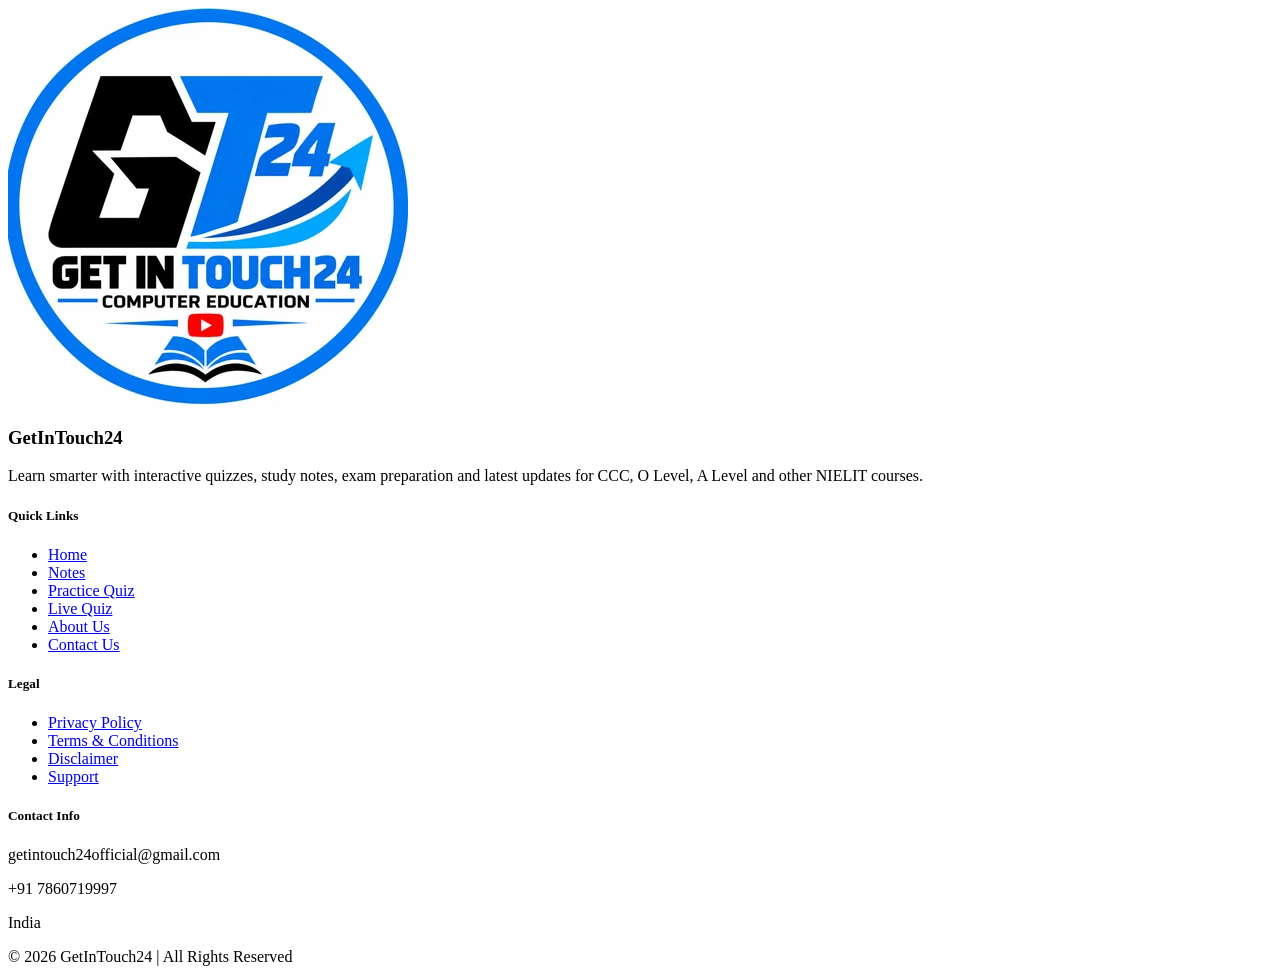
<file: footer.html>
<html>

<head></head>

<body>

    <!-- ================= FOOTER START ================= -->

    <footer class="site-footer">

        <div class="container footer-content">

            <div class="row g-4">

                <!-- LOGO + ABOUT -->

                <div class="col-12 col-lg-4">

                    <div class="logo-box">

                        <img src="images/logo1.webp?v=2" alt="GT24 Logo" class="site-logo">

                    </div>

                    <h3 class="footer-title">
                        GetInTouch24
                    </h3>

                    <p class="footer-text">

                        Learn smarter with interactive quizzes, study notes,
                        exam preparation and latest updates for CCC, O Level,
                        A Level and other NIELIT courses.

                    </p>

                    <!-- SOCIAL ICONS -->

                    <div class="footer-social">

                        <a href="https://www.facebook.com/people/Rajendra-Singh/61590400032871/?mibextid=ZbWKwL"
                            target="_blank" rel="noopener noreferrer">
                            <i class="fa-brands fa-facebook-f"></i>
                        </a>

                        <a href="https://www.instagram.com/getintouch24official?igsh=MWJ5eHVkOWtxemRiZg%3D%3D&utm_source=ig_contact_invite"  target="_blank" rel="noopener noreferrer">
                            <i class="fa-brands fa-instagram"></i>
                        </a>

                        <a href="#">
                            <i class="fa-brands fa-youtube"></i>
                        </a>

                        <a href="#">
                            <i class="fa-brands fa-telegram"></i>
                        </a>

                        <a href="https://x.com/GetInTouch24" target="_blank" rel="noopener noreferrer">
                            <i class="fa-brands fa-twitter"></i>
                        </a>

                    </div>

                </div>

                <!-- QUICK LINKS -->

                <div class="col-6 col-lg-2">

                    <h5 class="footer-heading">
                        Quick Links
                    </h5>

                    <ul class="footer-links">

                        <li>
                            <a href="index.html">Home</a>
                        </li>

                        <li>
                            <a href="notes.html">Notes</a>
                        </li>

                        <li>
                            <a href="practice-quiz.html">Practice Quiz</a>
                        </li>

                        <li>
                            <a href="live-quiz.html">Live Quiz</a>
                        </li>

                        <li>
                            <a href="aboutUs.html">About Us</a>
                        </li>

                        <li>
                            <a href="contact.html">Contact Us</a>
                        </li>

                    </ul>

                </div>

                <!-- LEGAL -->

                <div class="col-6 col-lg-3">

                    <h5 class="footer-heading">
                        Legal
                    </h5>

                    <ul class="footer-links">

                        <li>
                            <a href="PrivacyPolicy.html">
                                Privacy Policy
                            </a>
                        </li>

                        <li>
                            <a href="TermsAndCondition.html">
                                Terms & Conditions
                            </a>
                        </li>

                        <li>
                            <a href="#">
                                Disclaimer
                            </a>
                        </li>

                        <li>
                            <a href="#">
                                Support
                            </a>
                        </li>

                    </ul>

                </div>

                <!-- CONTACT -->

                <div class="col-12 col-lg-3">

                    <h5 class="footer-heading">
                        Contact Info
                    </h5>

                    <div class="footer-contact">

                        <p>
                            <i class="fa-solid fa-envelope"></i>
                            getintouch24official@gmail.com
                        </p>

                        <p>
                            <i class="fa-solid fa-phone"></i>
                            +91 7860719997
                        </p>

                        <p>
                            <i class="fa-solid fa-location-dot"></i>
                            India
                        </p>

                    </div>

                </div>

            </div>

        </div>

        <!-- BOTTOM -->

        <div class="footer-bottom">

            © 2026 GetInTouch24 | All Rights Reserved

        </div>

    </footer>

    <!-- ================= FOOTER END ================= -->
</body>

</html>
</file>
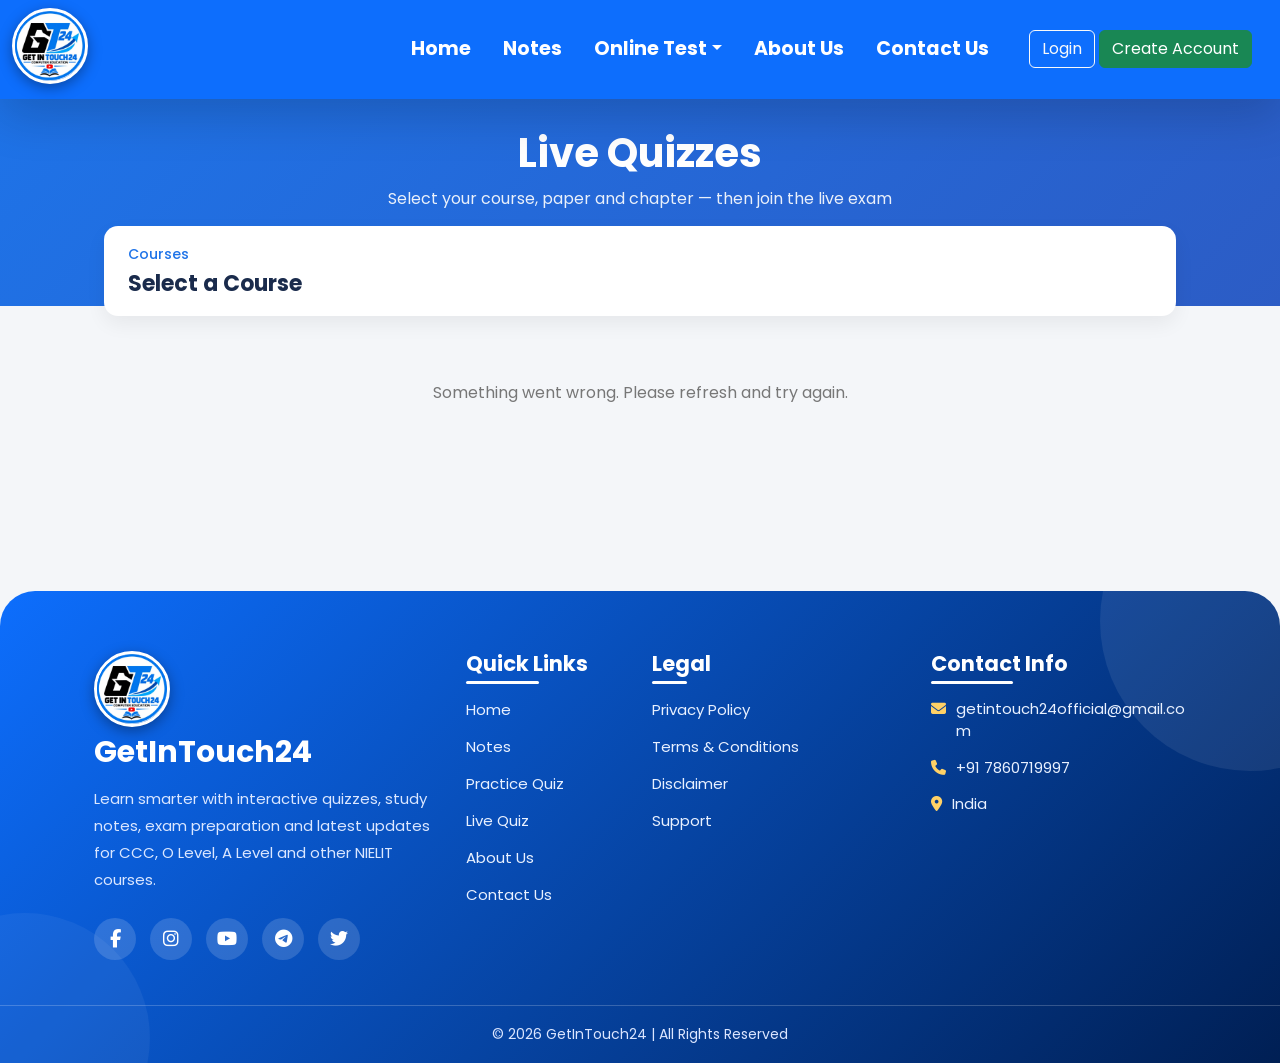
<file: live-quiz.html>
<!DOCTYPE html>
<html lang="en">

<head>
    <meta charset="UTF-8">
    <meta name="viewport" content="width=device-width, initial-scale=1">
    <title>Live Quizzes - GT24</title>
    <link rel="icon" type="image/png" href="/favicon.png">

    <!-- Guests can freely browse Course/Paper/Chapter/Quiz cards here.
         This flag stops auth.js from force-popping the login modal on load. -->
    <script>window.SKIP_AUTO_LOGIN_POPUP = true;</script>

    <link rel="stylesheet" href="css/bootstrap.css">
   <link rel="stylesheet" href="css/base.css?v=3">
    <link rel="stylesheet" href="css/auth.css">
    <link rel="stylesheet" href="css/live-quiz.css">
    <link href="https://fonts.googleapis.com/css2?family=Poppins:wght@400;500;600;700&display=swap" rel="stylesheet">
    <link rel="stylesheet" href="https://cdnjs.cloudflare.com/ajax/libs/font-awesome/6.5.1/css/all.min.css">
</head>

<body>

    <!-- ================= NAVBAR (same as home page) ================= -->
    <div class="bg-primary text-white shadow-lg navbar navbar-dark sticky-top">
        <div class="container-fluid d-flex align-items-center">

            <div class="col-6 col-lg-3">
                <a class="navbar-brand logo-box" href="index.html">
                     <img src="images/logo1.webp?v=2" alt="GT24 Logo" class="site-logo">
                </a>
            </div>

            <div class="col-6 col-lg-9 d-flex align-items-center justify-content-end">

                <ul class="nav d-none d-lg-flex me-4">
                    <li class="nav-item">
                        <a class="nav-link text-white" href="index.html">Home</a>
                    </li>
                    <li class="nav-item">
                        <a class="nav-link text-white" href="notes.html">Notes</a>
                    </li>
                    <li class="nav-item dropdown">
                        <a class="nav-link text-white dropdown-toggle" href="#">Online Test</a>
                        <ul class="dropdown-menu">
                            <li><a class="dropdown-item" href="live-quiz.html">Live Quizzes</a></li>
                            <li><a class="dropdown-item" href="practice-quiz.html">Practice Quizzes</a></li>
                        </ul>
                    </li>
                    <li class="nav-item">
                        <a class="nav-link text-white about-active" href="aboutUs.html">About Us</a>
                    </li>
                    <li class="nav-item">
                        <a class="nav-link text-white" href="contact.html">Contact Us</a>
                    </li>
                </ul>

                <div class="d-none d-lg-flex align-items-center gap-2 me-3" id="authArea">

                    <div id="guestButtons">
                        <button class="btn btn-outline-light" onclick="openLogin()">Login</button>
                        <button class="btn btn-success" onclick="openSignup()">Create Account</button>
                    </div>

                    <div id="userMenu" class="dropdown d-none">
                        <a class="text-white fs-5 dropdown-toggle" href="#" role="button">
                            <i class="fa-solid fa-user-circle"></i>
                        </a>
                        <ul class="dropdown-menu">
                            <li><a class="dropdown-item" href="profile.html">My Profile</a></li>
                            <li><a class="dropdown-item text-danger" href="#" onclick="logoutUser()">Logout</a></li>
                        </ul>
                    </div>

                </div>

                <button class="navbar-toggler d-lg-none" type="button" data-bs-toggle="offcanvas"
                    data-bs-target="#mobileMenu">
                    <i class="fa-solid fa-bars text-white fs-3"></i>
                </button>

            </div>
        </div>
    </div>
    <!-- ================= NAVBAR END ================= -->

    <!-- LOGIN MODAL -->
    <div id="loginModal" class="custom-modal">
        <form method="post" id="loginForm">
            <div class="head-form-1">
                <h4>Login</h4>
                <button type="button" class="btn-close" onclick="closeLoginModal()"></button>
            </div>
            <hr class="divider">
            <div class="field">
                <div class="input-icon">
                    <i class="fa-solid fa-envelope"></i>
                    <input type="email" id="loginEmail" placeholder="Email Address" name="email">
                    <small class="error-msg" id="LoginEmailError"></small>
                </div>
                <div class="input-icon">
                    <i class="fa-solid fa-lock"></i>
                    <input type="password" id="loginPassword" placeholder="Password" name="password">
                    <i class="fa-solid fa-eye toggle-password-icon" data-target="loginPassword"></i>
                    <small class="error-msg" id="passwordError"></small>
                </div>
                <div class="text-end mb-2">
                    <a href="#" onclick="openForgotPassword()" class="text-decoration-none">Forgot Password?</a>
                </div>
                <button type="submit" class="submit">Login</button>
                <div class="switch-auth-text">
                    <span>Don't have an account?</span>
                    <a href="#" onclick="switchToSignup()">Register First</a>
                </div>
            </div>
        </form>
    </div>

    <!-- SIGNUP MODAL -->
    <div id="signupModal" class="custom-modal">
        <form method="post" id="signupForm">
            <div class="head-form-2">
                <h4>Create Account</h4>
                <button type="button" class="btn-close" onclick="closeModal('signupModal')"></button>
            </div>
            <hr class="divider">
            <div class="field">
                <div class="input-icon">
                    <i class="fa-solid fa-user"></i>
                    <input type="text" inputmode="text" id="name" placeholder="Name" name="name">
                    <small class="error-msg" id="nameError"></small>
                </div>
                <div class="input-icon">
                    <i class="fa-solid fa-phone"></i>
                    <input type="tel" id="mobile" placeholder="Mobile" name="mobile">
                    <small class="error-msg" id="mobileError"></small>
                </div>
                <div class="input-icon">
                    <i class="fa-solid fa-envelope"></i>
                    <input type="email" inputmode="email" id="signupEmail" placeholder="Email" name="email">
                    <small class="error-msg" id="SignUpEmailError"></small>
                </div>
                <div class="input-icon">
                    <i class="fa-solid fa-lock"></i>
                    <input type="password" id="signupPassword1" placeholder="Password" name="password">
                    <i class="fa-solid fa-eye toggle-password-icon" data-target="signupPassword1"></i>
                    <small class="error-msg" id="passwordError1"></small>
                </div>
                <div class="input-icon">
                    <i class="fa-solid fa-lock"></i>
                    <input type="password" id="signupPassword2" placeholder="Confirm Password" name="password">
                    <i class="fa-solid fa-eye toggle-password-icon" data-target="signupPassword2"></i>
                    <small class="error-msg" id="passwordError2"></small>
                </div>
                <button type="submit" class="submit">Register</button>
            </div>
        </form>
    </div>

    <!-- OTP MODAL -->
    <div id="otpModal" class="custom-modal">
        <form id="otpForm">
            <div class="head-form-2">
                <h4>Email Verification</h4>
                <button type="button" class="btn-close" onclick="closeAll()"></button>
            </div>
            <hr class="divider">
            <div class="field">
                <div class="input-icon">
                    <i class="fa-solid fa-key"></i>
                    <input type="text" id="otp" placeholder="Enter OTP" maxlength="6">
                    <small class="error-msg" id="otpError"></small>
                </div>
                <button type="submit" class="submit">Verify OTP</button>
            </div>
        </form>
    </div>

    <!-- OFFCANVAS MOBILE MENU -->
    <div class="offcanvas offcanvas-start" tabindex="-1" id="mobileMenu">
        <div class="offcanvas-header">
            <h5 class="offcanvas-title">Menu</h5>
            <button type="button" class="btn-close" data-bs-dismiss="offcanvas"></button>
        </div>
        <div class="offcanvas-body">
            <ul class="nav flex-column">
                <li class="nav-item"><a class="nav-link" href="index.html">Home</a></li>
                <li class="nav-item"><a class="nav-link" href="notes.html">Notes</a></li>
                <li class="nav-item dropdown">
                    <a class="nav-link dropdown-toggle" href="#" data-bs-toggle="dropdown">Online Test</a>
                    <ul class="dropdown-menu">
                        <li><a class="dropdown-item" href="live-quiz.html">Live Quizzes</a></li>
                        <li><a class="dropdown-item" href="practice-quiz.html">Practice Quizzes</a></li>
                    </ul>
                </li>
                <li class="nav-item"><a class="nav-link" href="aboutUs.html">About Us</a></li>
                <li class="nav-item"><a class="nav-link" href="contact.html">Contact Us</a></li>
            </ul>
            <hr>
            <div id="mobileGuest">
                <button class="btn btn-outline-primary w-100 mb-2" onclick="openLogin()">Login</button>
                <button class="btn btn-success w-100" onclick="openSignup()">Create Account</button>
            </div>
            <div id="mobileUserMenu" class="d-none">
                <a href="profile.html" class="btn btn-outline-dark w-100 mb-2">
                    <i class="fa-solid fa-user"></i> My Profile
                </a>
                <button class="btn btn-danger w-100" onclick="logoutUser()">
                    <i class="fa-solid fa-right-from-bracket"></i> Logout
                </button>
            </div>
        </div>
    </div>
    <!-- OFFCANVAS END -->

    <div class="hero">
        <h1>Live Quizzes</h1>
        <h6>Select your course, paper and chapter — then join the live exam</h6>
    </div>

    <div class="card-section">
        <div class="browse-topbar">
            <div id="browseBreadcrumb" class="browse-breadcrumb"></div>
            <h2 id="stageHeading" class="stage-heading"></h2>
        </div>

        <div id="liveQuizContainer" class="quiz-container"></div>
    </div>

    <div id="footer"></div>

    <script src="js/config.js"></script>
    <script src="js/loader.js"></script>
    <script src="js/common.js"></script>
    <script src="js/bootstrap.bundle.js"></script>
    <script src="js/auth.js"></script>
    <script src="js/quiz-browser.js"></script>
    <script src="js/live-quiz.js"></script>
</body>

</html>
</file>
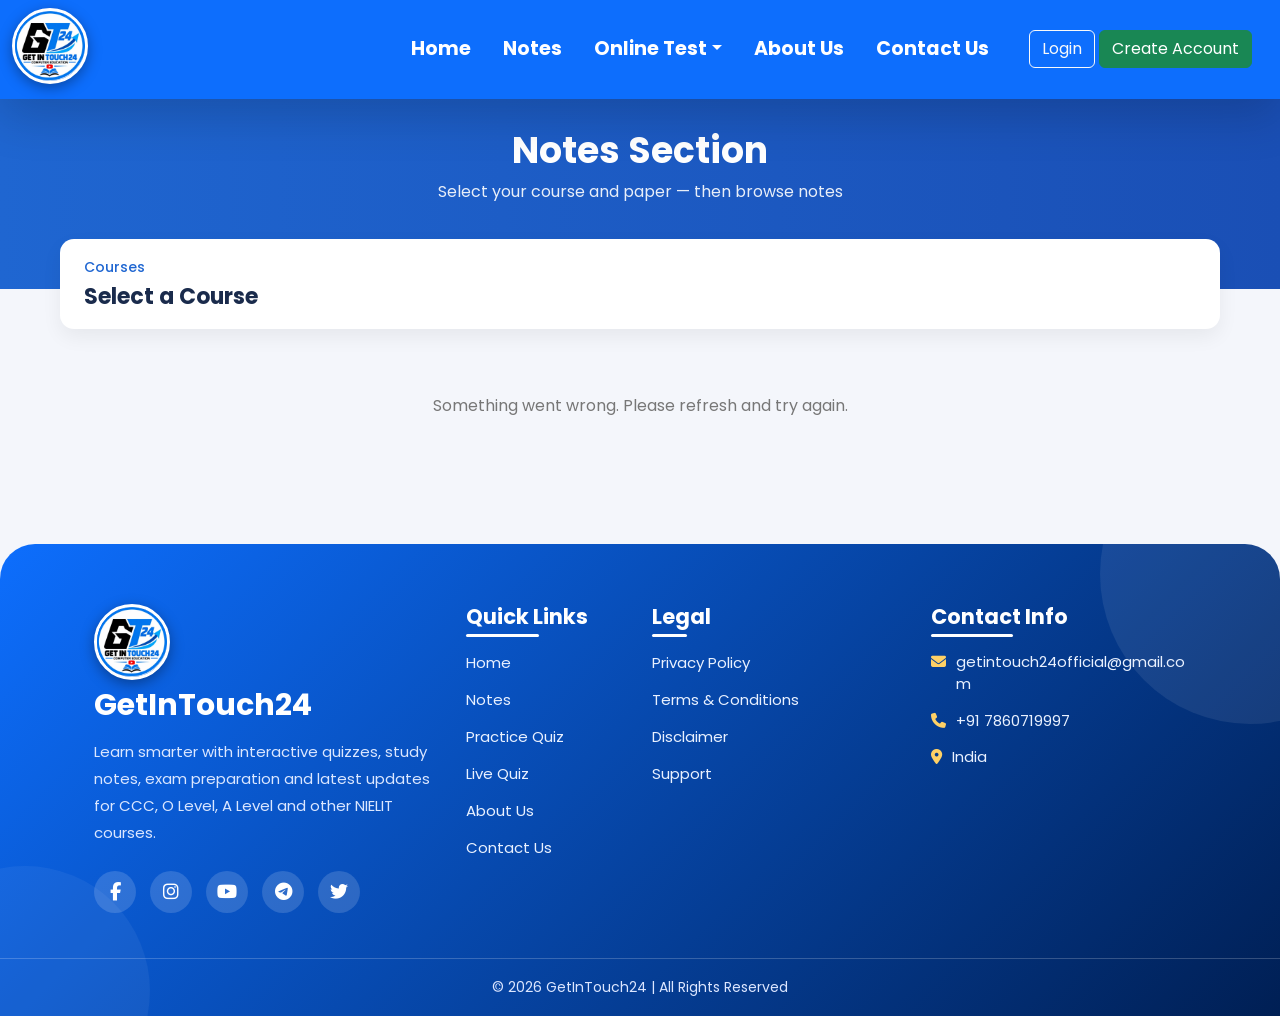
<file: notes.html>
<!DOCTYPE html>
<html lang="en">

<head>
    <meta charset="UTF-8">
    <meta name="viewport" content="width=device-width, initial-scale=1">
    <title>Notes - GT24</title>
    <link rel="icon" type="image/png" href="/favicon.png">

    <!-- Guests can freely browse Course/Paper/Notes cards here.
         This flag stops auth.js from force-popping the login modal on load. -->
    <script>window.SKIP_AUTO_LOGIN_POPUP = true;</script>

    <link rel="stylesheet" href="css/bootstrap.css">
    <link rel="stylesheet" href="css/base.css?v=3">
    <link rel="stylesheet" href="css/auth.css">
    <link rel="stylesheet" href="css/notes.css">
    <link href="https://fonts.googleapis.com/css2?family=Poppins:wght@400;500;600;700&display=swap" rel="stylesheet">
    <link rel="stylesheet" href="https://cdnjs.cloudflare.com/ajax/libs/font-awesome/6.5.1/css/all.min.css">
</head>

<body>

    <!-- ================= NAVBAR (same as home page) ================= -->
    <div class="bg-primary text-white shadow-lg navbar navbar-dark sticky-top">
        <div class="container-fluid d-flex align-items-center">

            <div class="col-6 col-lg-3">
                <a class="navbar-brand logo-box" href="index.html">
                     <img src="images/logo1.webp?v=2" alt="GT24 Logo" class="site-logo">
                </a>
            </div>

            <div class="col-6 col-lg-9 d-flex align-items-center justify-content-end">

                <ul class="nav d-none d-lg-flex me-4">
                    <li class="nav-item">
                        <a class="nav-link text-white" href="index.html">Home</a>
                    </li>
                    <li class="nav-item">
                        <a class="nav-link text-white" href="notes.html">Notes</a>
                    </li>
                    <li class="nav-item dropdown">
                        <a class="nav-link text-white dropdown-toggle" href="#">Online Test</a>
                        <ul class="dropdown-menu">
                            <li><a class="dropdown-item" href="live-quiz.html">Live Quizzes</a></li>
                            <li><a class="dropdown-item" href="practice-quiz.html">Practice Quizzes</a></li>
                        </ul>
                    </li>
                    <li class="nav-item">
                        <a class="nav-link text-white about-active" href="aboutUs.html">About Us</a>
                    </li>
                    <li class="nav-item">
                        <a class="nav-link text-white" href="contact.html">Contact Us</a>
                    </li>
                </ul>

                <div class="d-none d-lg-flex align-items-center gap-2 me-3" id="authArea">

                    <div id="guestButtons">
                        <button class="btn btn-outline-light" onclick="openLogin()">Login</button>
                        <button class="btn btn-success" onclick="openSignup()">Create Account</button>
                    </div>

                    <div id="userMenu" class="dropdown d-none">
                        <a class="text-white fs-5 dropdown-toggle" href="#" role="button">
                            <i class="fa-solid fa-user-circle"></i>
                        </a>
                        <ul class="dropdown-menu">
                            <li><a class="dropdown-item" href="profile.html">My Profile</a></li>
                            <li><a class="dropdown-item text-danger" href="#" onclick="logoutUser()">Logout</a></li>
                        </ul>
                    </div>

                </div>

                <button class="navbar-toggler d-lg-none" type="button" data-bs-toggle="offcanvas"
                    data-bs-target="#mobileMenu">
                    <i class="fa-solid fa-bars text-white fs-3"></i>
                </button>

            </div>
        </div>
    </div>
    <!-- ================= NAVBAR END ================= -->

    <!-- LOGIN MODAL -->
    <div id="loginModal" class="custom-modal">
        <form method="post" id="loginForm">
            <div class="head-form-1">
                <h4>Login</h4>
                <button type="button" class="btn-close" onclick="closeLoginModal()"></button>
            </div>
            <hr class="divider">
            <div class="field">
                <div class="input-icon">
                    <i class="fa-solid fa-envelope"></i>
                    <input type="email" id="loginEmail" placeholder="Email Address" name="email">
                    <small class="error-msg" id="LoginEmailError"></small>
                </div>
                <div class="input-icon">
                    <i class="fa-solid fa-lock"></i>
                    <input type="password" id="loginPassword" placeholder="Password" name="password">
                    <i class="fa-solid fa-eye toggle-password-icon" data-target="loginPassword"></i>
                    <small class="error-msg" id="passwordError"></small>
                </div>
                <div class="text-end mb-2">
                    <a href="#" onclick="openForgotPassword()" class="text-decoration-none">Forgot Password?</a>
                </div>
                <button type="submit" class="submit">Login</button>
                <div class="switch-auth-text">
                    <span>Don't have an account?</span>
                    <a href="#" onclick="switchToSignup()">Register First</a>
                </div>
            </div>
        </form>
    </div>

    <!-- SIGNUP MODAL -->
    <div id="signupModal" class="custom-modal">
        <form method="post" id="signupForm">
            <div class="head-form-2">
                <h4>Create Account</h4>
                <button type="button" class="btn-close" onclick="closeModal('signupModal')"></button>
            </div>
            <hr class="divider">
            <div class="field">
                <div class="input-icon">
                    <i class="fa-solid fa-user"></i>
                    <input type="text" inputmode="text" id="name" placeholder="Name" name="name">
                    <small class="error-msg" id="nameError"></small>
                </div>
                <div class="input-icon">
                    <i class="fa-solid fa-phone"></i>
                    <input type="tel" id="mobile" placeholder="Mobile" name="mobile">
                    <small class="error-msg" id="mobileError"></small>
                </div>
                <div class="input-icon">
                    <i class="fa-solid fa-envelope"></i>
                    <input type="email" inputmode="email" id="signupEmail" placeholder="Email" name="email">
                    <small class="error-msg" id="SignUpEmailError"></small>
                </div>
                <div class="input-icon">
                    <i class="fa-solid fa-lock"></i>
                    <input type="password" id="signupPassword1" placeholder="Password" name="password">
                    <i class="fa-solid fa-eye toggle-password-icon" data-target="signupPassword1"></i>
                    <small class="error-msg" id="passwordError1"></small>
                </div>
                <div class="input-icon">
                    <i class="fa-solid fa-lock"></i>
                    <input type="password" id="signupPassword2" placeholder="Confirm Password" name="password">
                    <i class="fa-solid fa-eye toggle-password-icon" data-target="signupPassword2"></i>
                    <small class="error-msg" id="passwordError2"></small>
                </div>
                <button type="submit" class="submit">Register</button>
            </div>
        </form>
    </div>

    <!-- OTP MODAL -->
    <div id="otpModal" class="custom-modal">
        <form id="otpForm">
            <div class="head-form-2">
                <h4>Email Verification</h4>
                <button type="button" class="btn-close" onclick="closeAll()"></button>
            </div>
            <hr class="divider">
            <div class="field">
                <div class="input-icon">
                    <i class="fa-solid fa-key"></i>
                    <input type="text" id="otp" placeholder="Enter OTP" maxlength="6">
                    <small class="error-msg" id="otpError"></small>
                </div>
                <button type="submit" class="submit">Verify OTP</button>
            </div>
        </form>
    </div>

    <!-- OFFCANVAS MOBILE MENU -->
    <div class="offcanvas offcanvas-start" tabindex="-1" id="mobileMenu">
        <div class="offcanvas-header">
            <h5 class="offcanvas-title">Menu</h5>
            <button type="button" class="btn-close" data-bs-dismiss="offcanvas"></button>
        </div>
        <div class="offcanvas-body">
            <ul class="nav flex-column">
                <li class="nav-item"><a class="nav-link" href="index.html">Home</a></li>
                <li class="nav-item"><a class="nav-link" href="notes.html">Notes</a></li>
                <li class="nav-item dropdown">
                    <a class="nav-link dropdown-toggle" href="#" data-bs-toggle="dropdown">Online Test</a>
                    <ul class="dropdown-menu">
                        <li><a class="dropdown-item" href="live-quiz.html">Live Quizzes</a></li>
                        <li><a class="dropdown-item" href="practice-quiz.html">Practice Quizzes</a></li>
                    </ul>
                </li>
                <li class="nav-item"><a class="nav-link" href="aboutUs.html">About Us</a></li>
                <li class="nav-item"><a class="nav-link" href="contact.html">Contact Us</a></li>
            </ul>
            <hr>
            <div id="mobileGuest">
                <button class="btn btn-outline-primary w-100 mb-2" onclick="openLogin()">Login</button>
                <button class="btn btn-success w-100" onclick="openSignup()">Create Account</button>
            </div>
            <div id="mobileUserMenu" class="d-none">
                <a href="profile.html" class="btn btn-outline-dark w-100 mb-2">
                    <i class="fa-solid fa-user"></i> My Profile
                </a>
                <button class="btn btn-danger w-100" onclick="logoutUser()">
                    <i class="fa-solid fa-right-from-bracket"></i> Logout
                </button>
            </div>
        </div>
    </div>
    <!-- OFFCANVAS END -->

    <!-- HEADER -->
    <div class="notes-header">
        <h1>Notes Section</h1>
        <h6>Select your course and paper — then browse notes</h6>
    </div>

    <!-- WRAPPER -->
    <div class="notes-wrapper">

        <div class="browse-topbar">
            <div id="browseBreadcrumb" class="browse-breadcrumb"></div>
            <h2 id="stageHeading" class="stage-heading"></h2>
        </div>

        <div id="notesStageContainer" class="grid-container">
            <!-- Cards render here via JS (course / paper / notes) -->
        </div>

    </div>

    <div id="footer"></div>

    <script src="js/config.js"></script>
    <script src="js/loader.js"></script>
    <script src="js/common.js"></script>
    <script src="js/bootstrap.bundle.js"></script>
    <script src="js/auth.js"></script>
    <script src="js/quiz-browser.js"></script>
    <script src="js/notes.js"></script>

</body>

</html>
</file>
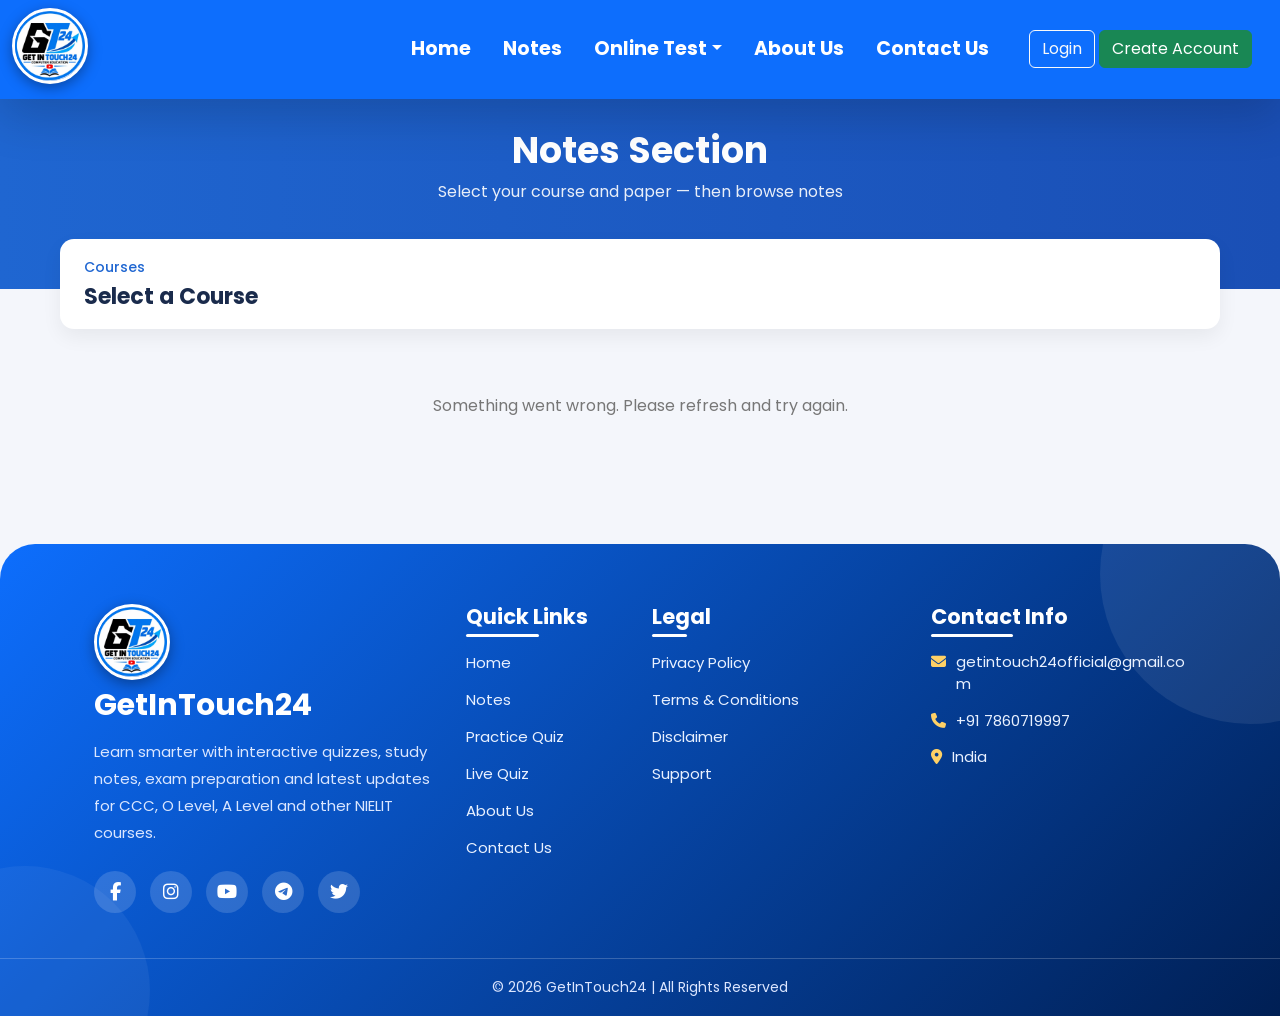
<file: payment.html>
<!DOCTYPE html>
<html lang="en">

<head>
    <meta charset="UTF-8">
    <meta name="viewport" content="width=device-width, initial-scale=1.0">
    <title>Payment</title>
    <link rel="icon" type="image/png" href="/favicon.png">

    <link rel="stylesheet" href="css/payment.css">
</head>

<body>

    <div class="payment-box">
        <h2>Processing Payment...</h2>
        <p>Please wait...</p>
    </div>

    <script src="https://checkout.razorpay.com/v1/checkout.js"></script>

    <script src="js/config.js"></script>
    <script src="js/payment.js"></script>

</body>

</html>
</file>
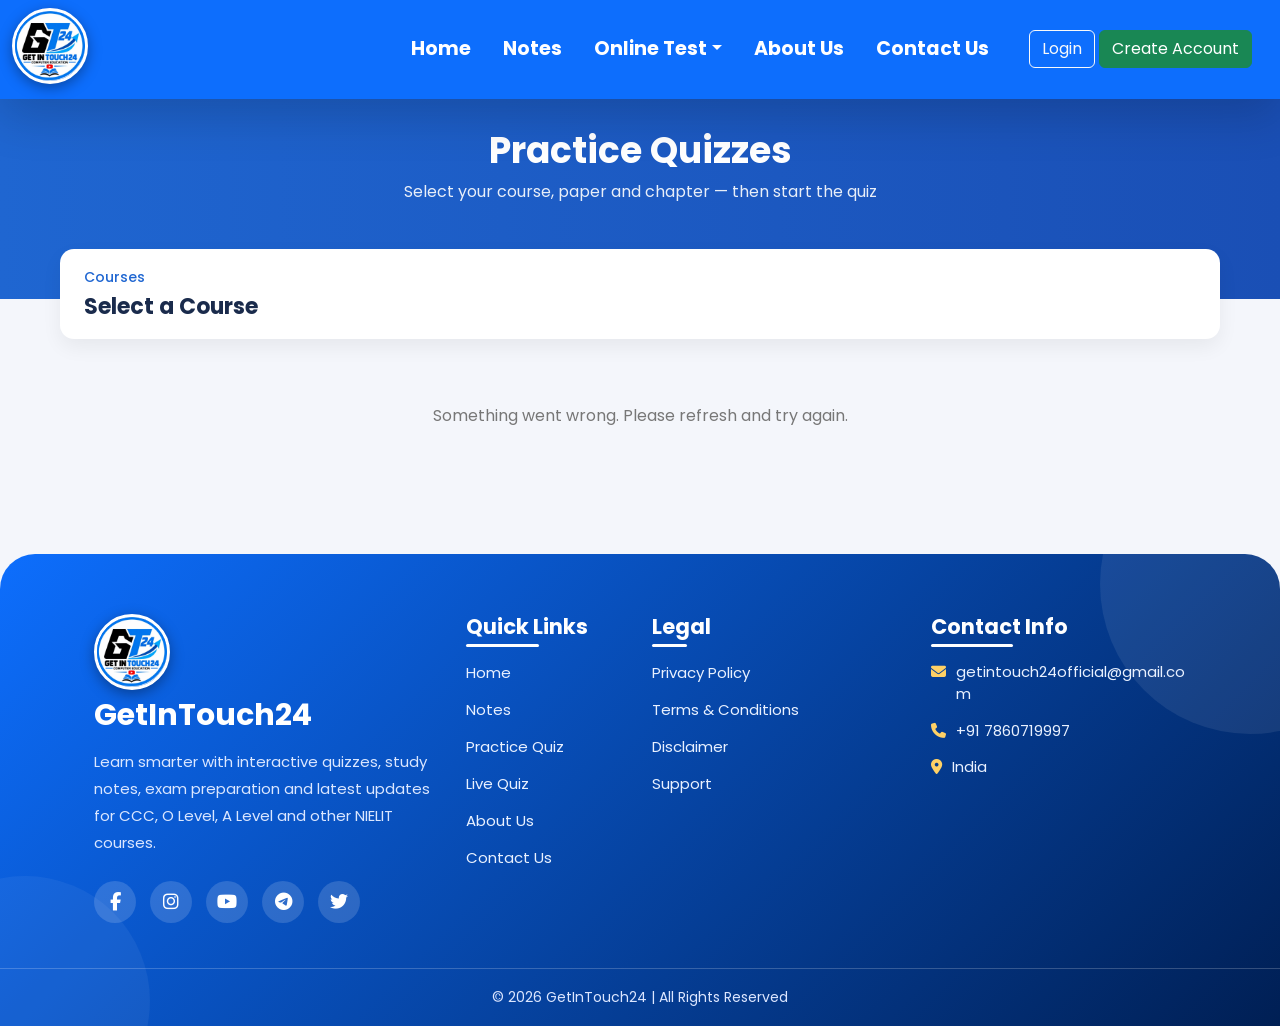
<file: practice-quiz.html>
<!DOCTYPE html>
<html lang="en">

<head>
    <meta charset="UTF-8">
    <meta name="viewport" content="width=device-width, initial-scale=1">
    <title>Practice Quizzes - GT24</title>
    <link rel="icon" type="image/png" href="/favicon.png">

    <!-- Guests can freely browse Course/Paper/Chapter/Quiz cards here.
         This flag stops auth.js from force-popping the login modal on load. -->
    <script>window.SKIP_AUTO_LOGIN_POPUP = true;</script>

    <link rel="stylesheet" href="css/bootstrap.css">
    <link rel="stylesheet" href="css/base.css?v=3">
    <link rel="stylesheet" href="css/auth.css">
    <link rel="stylesheet" href="css/practice-quiz.css">
    <link href="https://fonts.googleapis.com/css2?family=Poppins:wght@400;500;600;700&display=swap" rel="stylesheet">
    <link rel="stylesheet" href="https://cdnjs.cloudflare.com/ajax/libs/font-awesome/6.5.1/css/all.min.css">
</head>

<body>

    <!-- ================= NAVBAR (same as home page) ================= -->
    <div class="bg-primary text-white shadow-lg navbar navbar-dark sticky-top">
        <div class="container-fluid d-flex align-items-center">

            <div class="col-6 col-lg-3">
                <a class="navbar-brand logo-box" href="index.html">
                     <img src="images/logo1.webp?v=2" alt="GT24 Logo" class="site-logo">
                </a>
            </div>

            <div class="col-6 col-lg-9 d-flex align-items-center justify-content-end">

                <ul class="nav d-none d-lg-flex me-4">
                    <li class="nav-item">
                        <a class="nav-link text-white" href="index.html">Home</a>
                    </li>
                    <li class="nav-item">
                        <a class="nav-link text-white" href="notes.html">Notes</a>
                    </li>
                    <li class="nav-item dropdown">
                        <a class="nav-link text-white dropdown-toggle" href="#">Online Test</a>
                        <ul class="dropdown-menu">
                            <li><a class="dropdown-item" href="live-quiz.html">Live Quizzes</a></li>
                            <li><a class="dropdown-item" href="practice-quiz.html">Practice Quizzes</a></li>
                        </ul>
                    </li>
                    <li class="nav-item">
                        <a class="nav-link text-white about-active" href="aboutUs.html">About Us</a>
                    </li>
                    <li class="nav-item">
                        <a class="nav-link text-white" href="contact.html">Contact Us</a>
                    </li>
                </ul>

                <div class="d-none d-lg-flex align-items-center gap-2 me-3" id="authArea">

                    <div id="guestButtons">
                        <button class="btn btn-outline-light" onclick="openLogin()">Login</button>
                        <button class="btn btn-success" onclick="openSignup()">Create Account</button>
                    </div>

                    <div id="userMenu" class="dropdown d-none">
                        <a class="text-white fs-5 dropdown-toggle" href="#" role="button">
                            <i class="fa-solid fa-user-circle"></i>
                        </a>
                        <ul class="dropdown-menu">
                            <li><a class="dropdown-item" href="profile.html">My Profile</a></li>
                            <li><a class="dropdown-item text-danger" href="#" onclick="logoutUser()">Logout</a></li>
                        </ul>
                    </div>

                </div>

                <button class="navbar-toggler d-lg-none" type="button" data-bs-toggle="offcanvas"
                    data-bs-target="#mobileMenu">
                    <i class="fa-solid fa-bars text-white fs-3"></i>
                </button>

            </div>
        </div>
    </div>
    <!-- ================= NAVBAR END ================= -->

    <!-- LOGIN MODAL -->
    <div id="loginModal" class="custom-modal">
        <form method="post" id="loginForm">
            <div class="head-form-1">
                <h4>Login</h4>
                <button type="button" class="btn-close" onclick="closeLoginModal()"></button>
            </div>
            <hr class="divider">
            <div class="field">
                <div class="input-icon">
                    <i class="fa-solid fa-envelope"></i>
                    <input type="email" id="loginEmail" placeholder="Email Address" name="email">
                    <small class="error-msg" id="LoginEmailError"></small>
                </div>
                <div class="input-icon">
                    <i class="fa-solid fa-lock"></i>
                    <input type="password" id="loginPassword" placeholder="Password" name="password">
                    <i class="fa-solid fa-eye toggle-password-icon" data-target="loginPassword"></i>
                    <small class="error-msg" id="passwordError"></small>
                </div>
                <div class="text-end mb-2">
                    <a href="#" onclick="openForgotPassword()" class="text-decoration-none">Forgot Password?</a>
                </div>
                <button type="submit" class="submit">Login</button>
                <div class="switch-auth-text">
                    <span>Don't have an account?</span>
                    <a href="#" onclick="switchToSignup()">Register First</a>
                </div>
            </div>
        </form>
    </div>

    <!-- SIGNUP MODAL -->
    <div id="signupModal" class="custom-modal">
        <form method="post" id="signupForm">
            <div class="head-form-2">
                <h4>Create Account</h4>
                <button type="button" class="btn-close" onclick="closeModal('signupModal')"></button>
            </div>
            <hr class="divider">
            <div class="field">
                <div class="input-icon">
                    <i class="fa-solid fa-user"></i>
                    <input type="text" inputmode="text" id="name" placeholder="Name" name="name">
                    <small class="error-msg" id="nameError"></small>
                </div>
                <div class="input-icon">
                    <i class="fa-solid fa-phone"></i>
                    <input type="tel" id="mobile" placeholder="Mobile" name="mobile">
                    <small class="error-msg" id="mobileError"></small>
                </div>
                <div class="input-icon">
                    <i class="fa-solid fa-envelope"></i>
                    <input type="email" inputmode="email" id="signupEmail" placeholder="Email" name="email">
                    <small class="error-msg" id="SignUpEmailError"></small>
                </div>
                <div class="input-icon">
                    <i class="fa-solid fa-lock"></i>
                    <input type="password" id="signupPassword1" placeholder="Password" name="password">
                    <i class="fa-solid fa-eye toggle-password-icon" data-target="signupPassword1"></i>
                    <small class="error-msg" id="passwordError1"></small>
                </div>
                <div class="input-icon">
                    <i class="fa-solid fa-lock"></i>
                    <input type="password" id="signupPassword2" placeholder="Confirm Password" name="password">
                    <i class="fa-solid fa-eye toggle-password-icon" data-target="signupPassword2"></i>
                    <small class="error-msg" id="passwordError2"></small>
                </div>
                <button type="submit" class="submit">Register</button>
            </div>
        </form>
    </div>

    <!-- OTP MODAL -->
    <div id="otpModal" class="custom-modal">
        <form id="otpForm">
            <div class="head-form-2">
                <h4>Email Verification</h4>
                <button type="button" class="btn-close" onclick="closeAll()"></button>
            </div>
            <hr class="divider">
            <div class="field">
                <div class="input-icon">
                    <i class="fa-solid fa-key"></i>
                    <input type="text" id="otp" placeholder="Enter OTP" maxlength="6">
                    <small class="error-msg" id="otpError"></small>
                </div>
                <button type="submit" class="submit">Verify OTP</button>
            </div>
        </form>
    </div>

    <!-- OFFCANVAS MOBILE MENU -->
    <div class="offcanvas offcanvas-start" tabindex="-1" id="mobileMenu">
        <div class="offcanvas-header">
            <h5 class="offcanvas-title">Menu</h5>
            <button type="button" class="btn-close" data-bs-dismiss="offcanvas"></button>
        </div>
        <div class="offcanvas-body">
            <ul class="nav flex-column">
                <li class="nav-item"><a class="nav-link" href="index.html">Home</a></li>
                <li class="nav-item"><a class="nav-link" href="notes.html">Notes</a></li>
                <li class="nav-item dropdown">
                    <a class="nav-link dropdown-toggle" href="#" data-bs-toggle="dropdown">Online Test</a>
                    <ul class="dropdown-menu">
                        <li><a class="dropdown-item" href="live-quiz.html">Live Quizzes</a></li>
                        <li><a class="dropdown-item" href="practice-quiz.html">Practice Quizzes</a></li>
                    </ul>
                </li>
                <li class="nav-item"><a class="nav-link" href="aboutUs.html">About Us</a></li>
                <li class="nav-item"><a class="nav-link" href="contact.html">Contact Us</a></li>
            </ul>
            <hr>
            <div id="mobileGuest">
                <button class="btn btn-outline-primary w-100 mb-2" onclick="openLogin()">Login</button>
                <button class="btn btn-success w-100" onclick="openSignup()">Create Account</button>
            </div>
            <div id="mobileUserMenu" class="d-none">
                <a href="profile.html" class="btn btn-outline-dark w-100 mb-2">
                    <i class="fa-solid fa-user"></i> My Profile
                </a>
                <button class="btn btn-danger w-100" onclick="logoutUser()">
                    <i class="fa-solid fa-right-from-bracket"></i> Logout
                </button>
            </div>
        </div>
    </div>
    <!-- OFFCANVAS END -->

    <!-- Header Section -->
    <div class="practice-header">
        <h1>Practice Quizzes</h1>
        <h6>Select your course, paper and chapter — then start the quiz</h6>
    </div>

    <!-- Breadcrumb + dynamic stage heading -->
    <div class="quiz-wrapper">
        <div class="browse-topbar">
            <div id="browseBreadcrumb" class="browse-breadcrumb"></div>
            <h2 id="stageHeading" class="stage-heading"></h2>
        </div>

        <div id="quizContainer" class="quiz-container">
            <!-- Cards JS se aayenge (course / paper / chapter / quiz) -->
        </div>
    </div>

    <div id="footer"></div>

    <script src="js/config.js"></script>
    <script src="js/loader.js"></script>
    <script src="js/common.js"></script>
    <script src="js/bootstrap.bundle.js"></script>
    <script src="js/auth.js"></script>
    <script src="js/quiz-browser.js"></script>
    <script src="js/practice-quiz.js"></script>
</body>

</html>
</file>
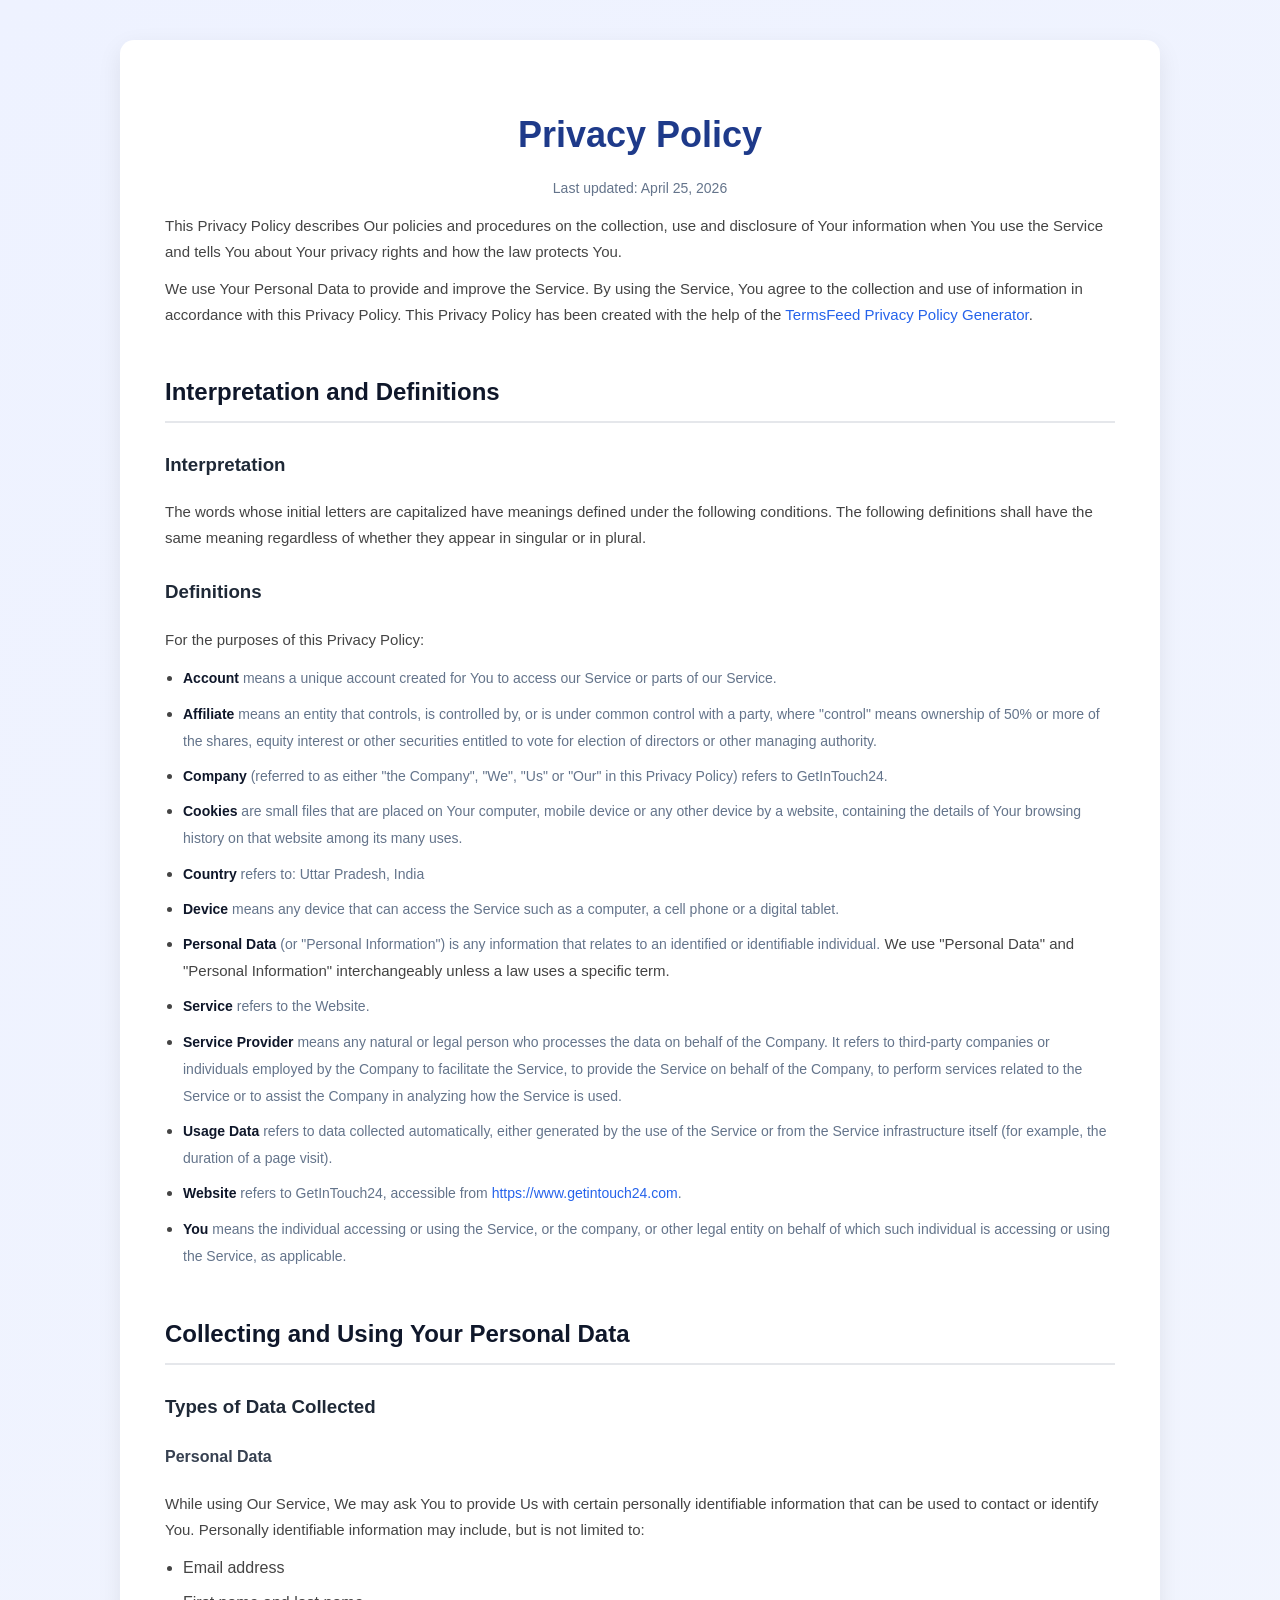
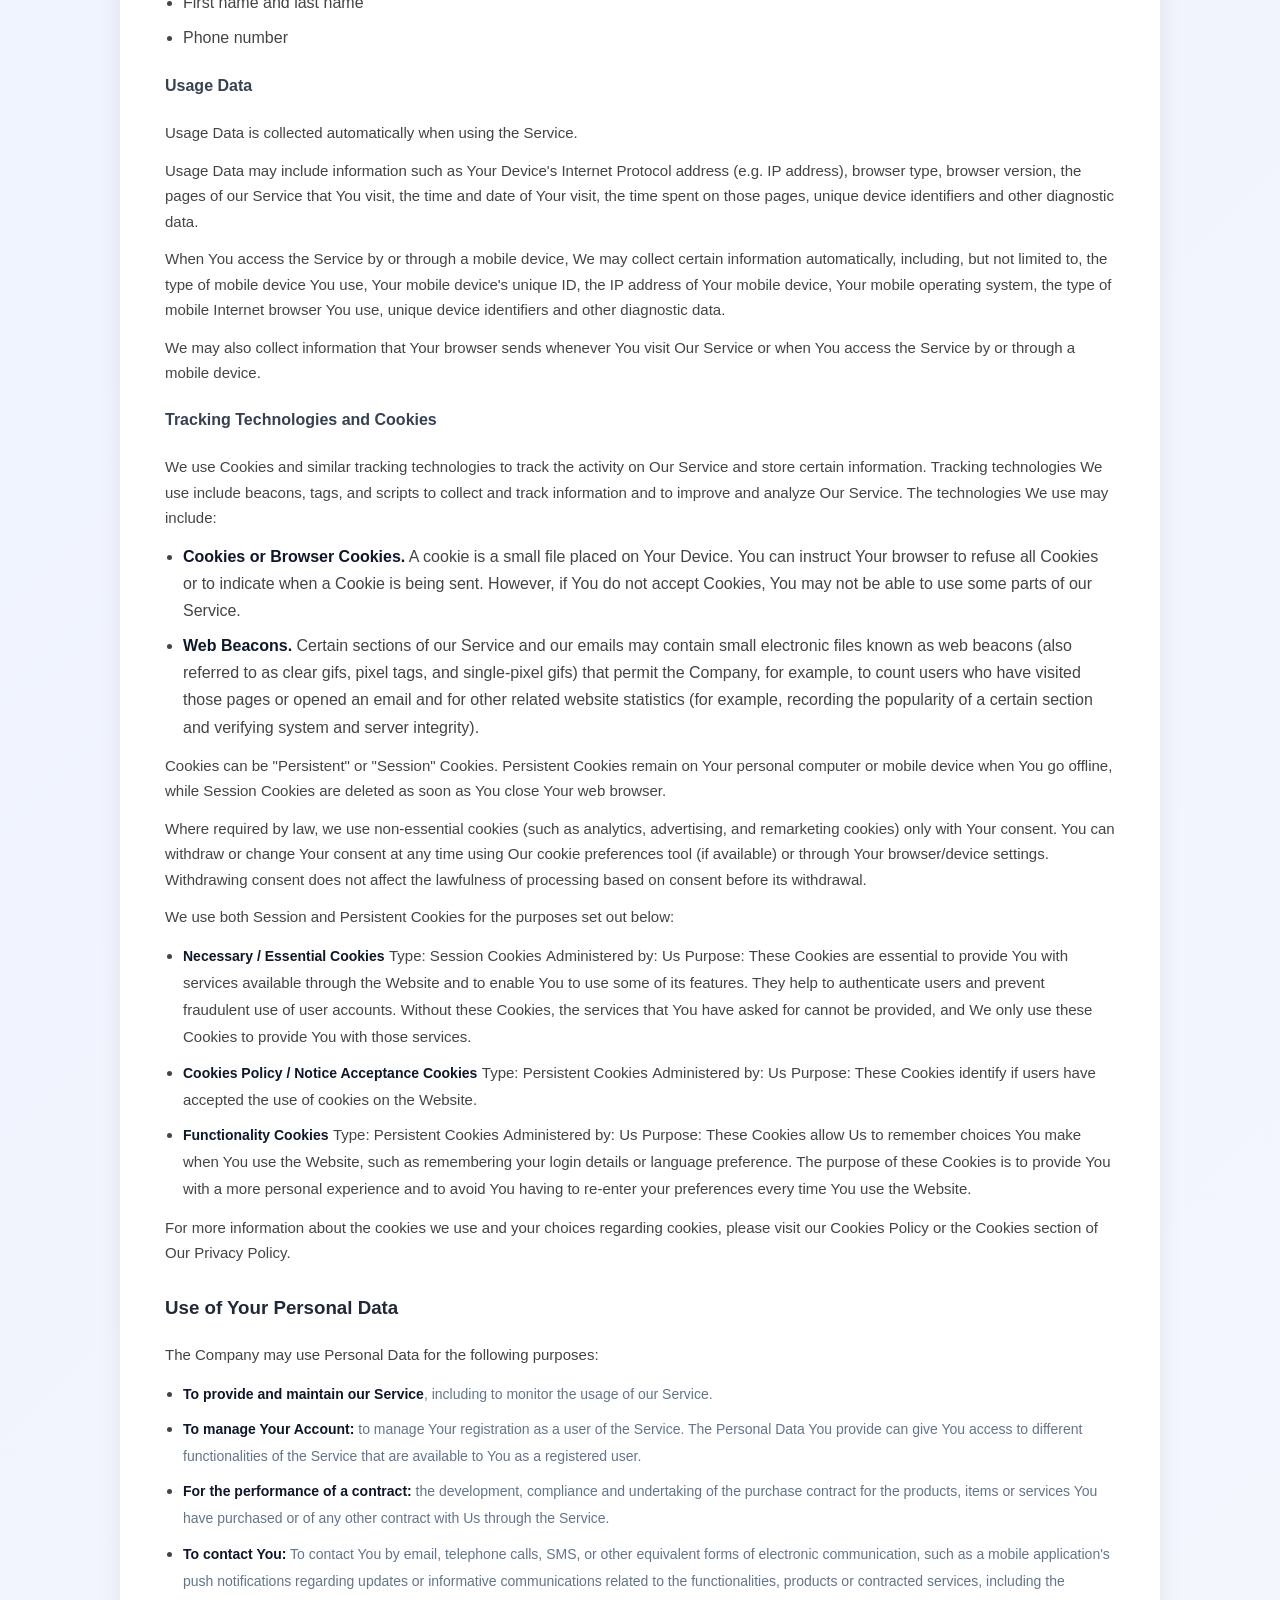
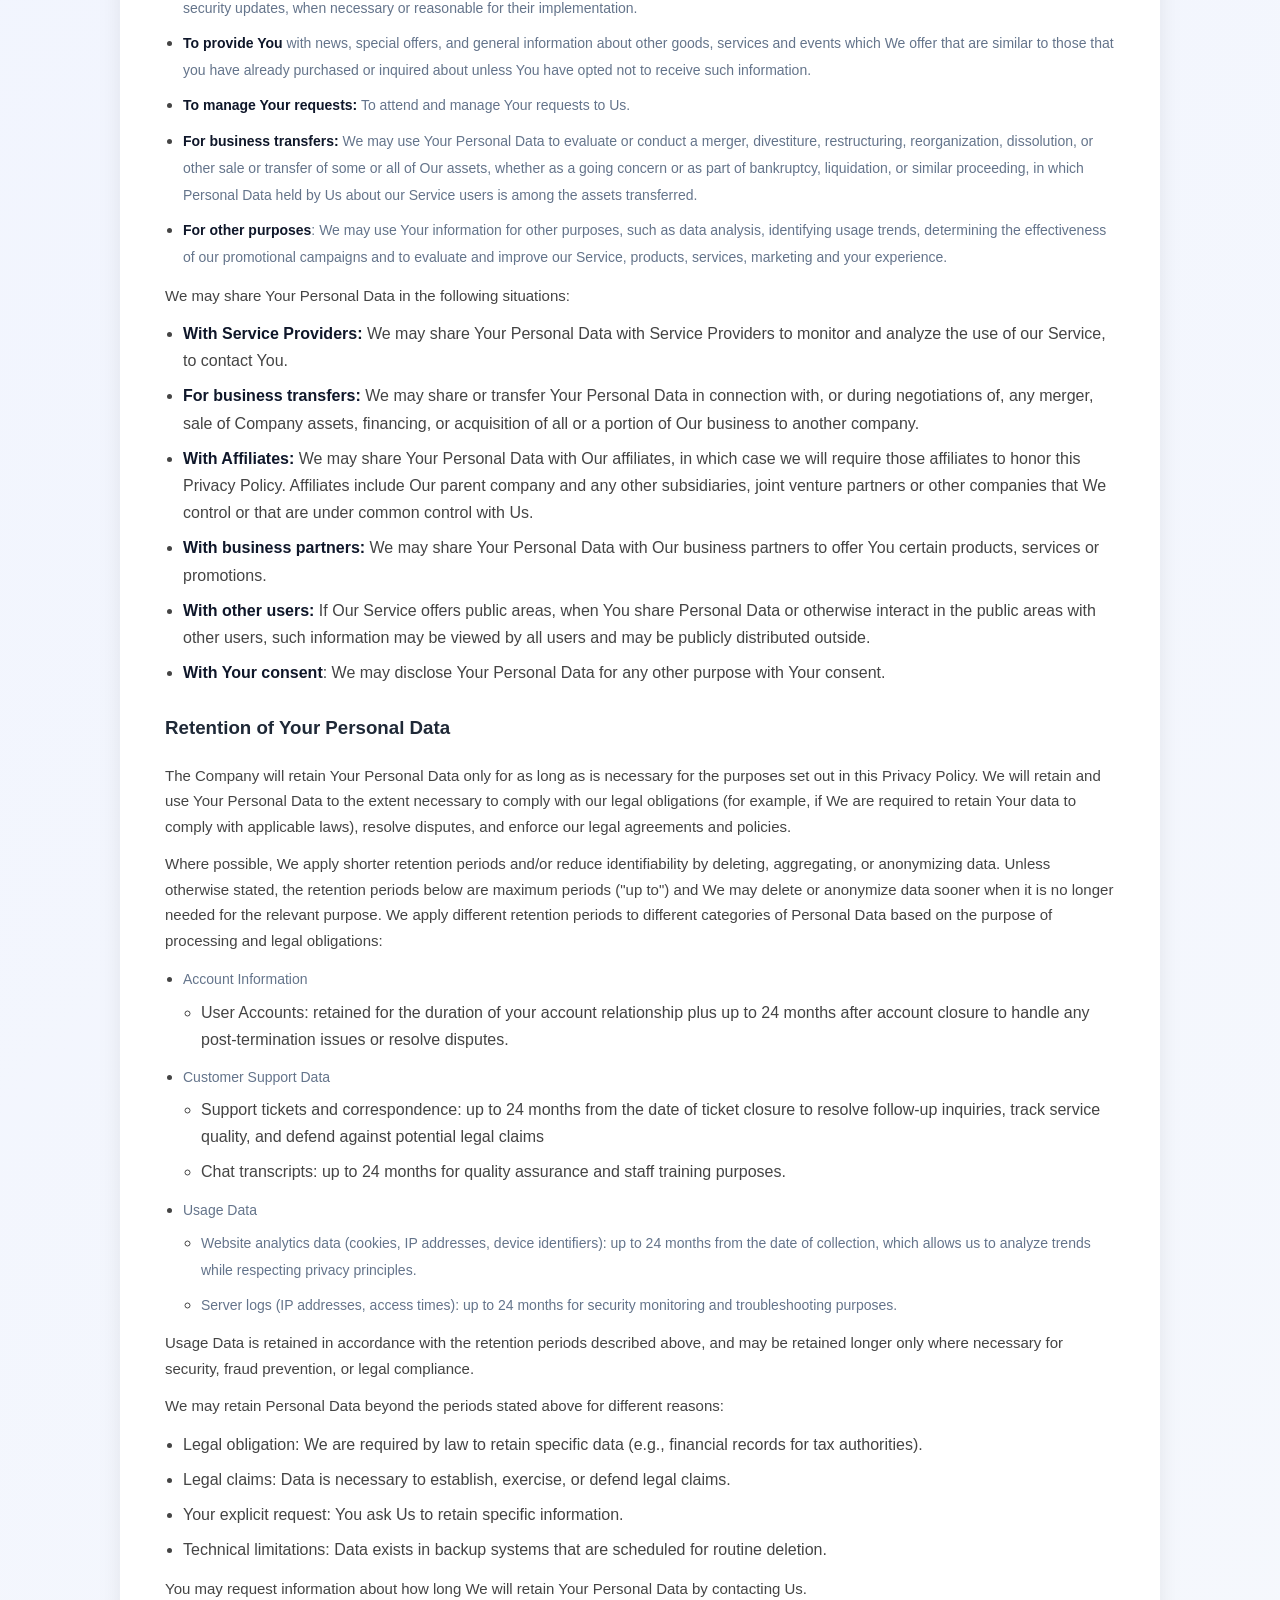
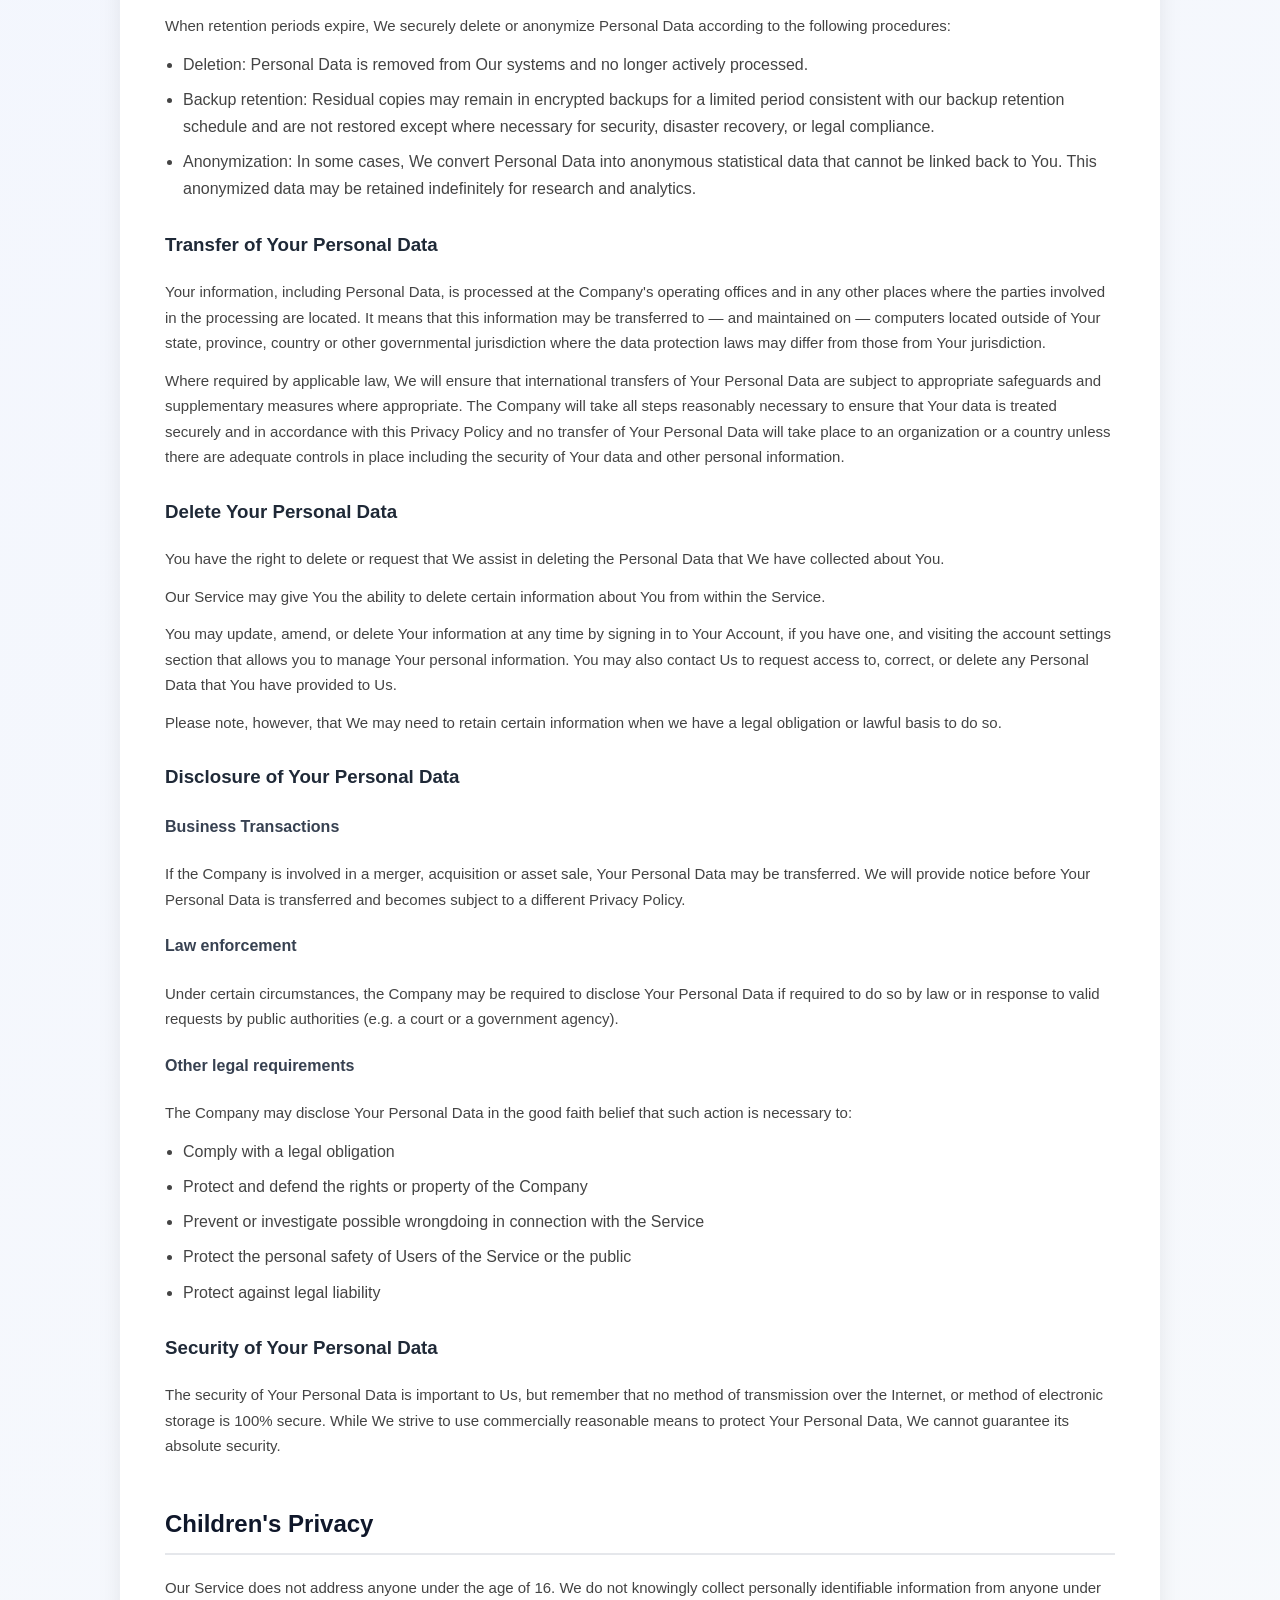
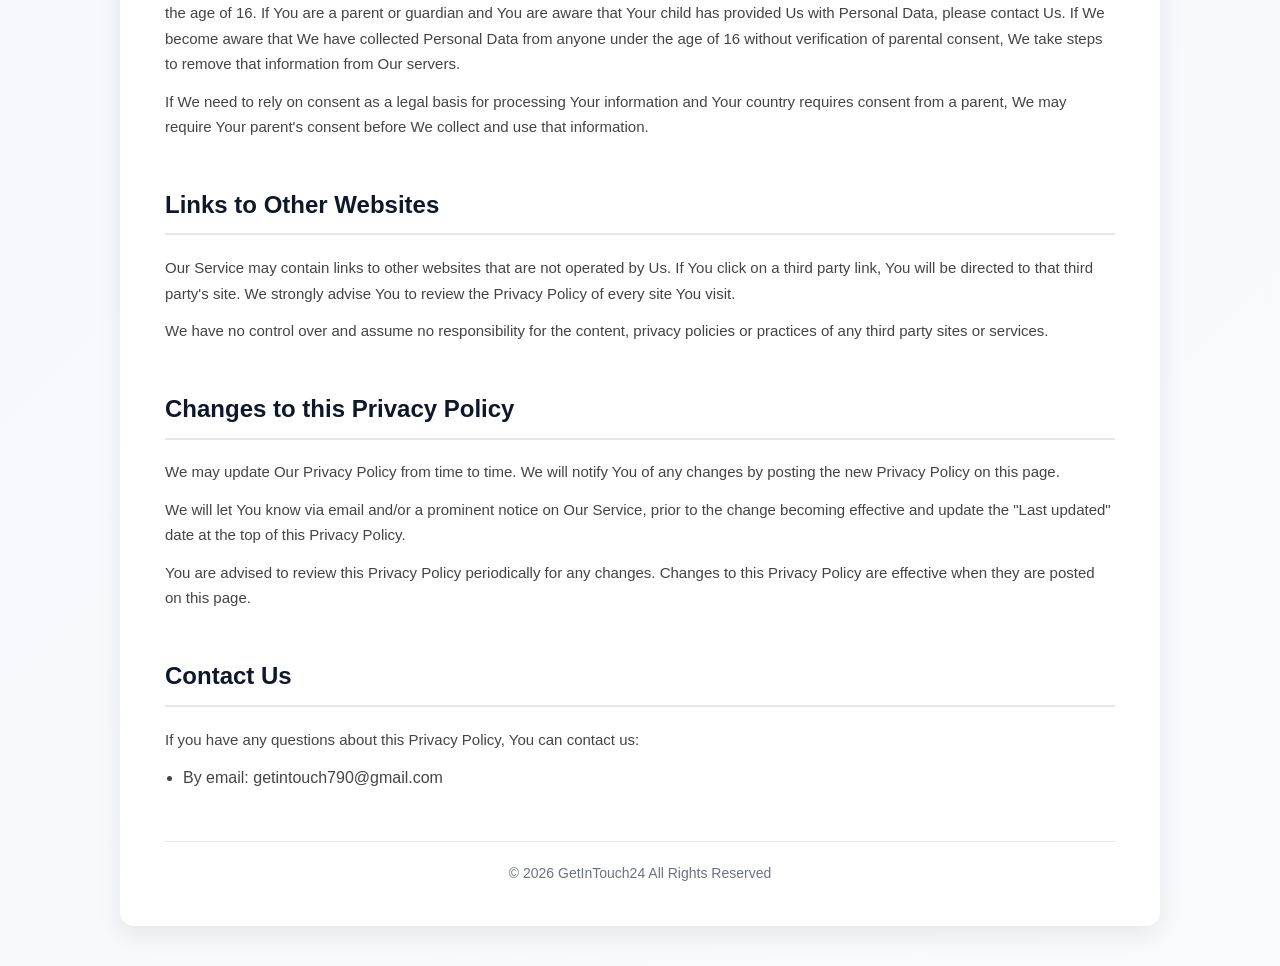
<file: PrivacyPolicy.html>
<!DOCTYPE html>
<html lang="en">

<head>
<meta charset="UTF-8">
<title>Privacy Policy | GetInTouch24</title>

<style>

/* Page Background */

body {
    margin: 0;
    font-family: "Segoe UI", Arial, sans-serif;
    background: linear-gradient(135deg,#eef2ff,#f8fafc);
    line-height: 1.7;
    color: #444;
}

/* Main Container */

.container {
    max-width: 950px;
    margin: 40px auto;
    padding: 40px 45px;
    background: #ffffff;
    border-radius: 14px;
    box-shadow: 0 8px 25px rgba(0,0,0,0.08);
}

/* Headings */

h1 {
    text-align: center;
    font-size: 36px;
    color: #1e3a8a;
    margin-bottom: 5px;
}

h2 {
    margin-top: 38px;
    padding-bottom: 8px;
    border-bottom: 2px solid #e5e7eb;
    color: #0f172a;
}

h3 {
    margin-top: 26px;
    color: #1f2937;
}

h4 {
    margin-top: 20px;
    color: #374151;
}

/* Text */

p {
    margin: 12px 0;
    font-size: 15px;
}

/* Lists */

/* Lists Fix */

/* ================= LIST ALIGNMENT FIX ================= */

ul {
    margin: 10px 0;
    padding-left: 18px;   /* main control */
}

/* Remove extra paragraph spacing inside list */

li {
    margin-bottom: 8px;
}

/* IMPORTANT — removes extra indent from <p> inside <li> */

li p {
    margin: 0;
    display: inline;   /* 🔥 main fix */
}

/* Fix nested lists */

ul ul {
    margin-top: 6px;
    padding-left: 18px;
}

/* Improve readability */

li strong {
    color: #0f172a;
}

/* Links */

a {
    color: #2563eb;
    text-decoration: none;
}

a:hover {
    text-decoration: underline;
}

/* Strong text */

strong {
    color: #111827;
}

/* Last Updated Highlight */

p:first-of-type {
    text-align: center;
    font-size: 14px;
    color: #64748b;
}

/* Section spacing */

h2:not(:first-child) {
    margin-top: 45px;
}

/* Footer */

.footer {
    margin-top: 50px;
    padding-top: 20px;
    border-top: 1px solid #e5e7eb;
    text-align: center;
    font-size: 14px;
    color: #6b7280;
}

/* Mobile Responsive */

@media (max-width:768px) {

.container {
    margin: 15px;
    padding: 22px;
}

h1 {
    font-size: 26px;
}


}

</style>

</head>

<body>

<div class="container">

<!-- ✅ TUMHARA ORIGINAL CONTENT START -->

<h1>Privacy Policy</h1>

<p>Last updated: April 25, 2026</p>

<p>This Privacy Policy describes Our policies and procedures on the collection, use and disclosure of Your information
    when You use the Service and tells You about Your privacy rights and how the law protects You.</p>

<p>We use Your Personal Data to provide and improve the Service. By using the Service, You agree to the collection and
    use of information in accordance with this Privacy Policy. This Privacy Policy has been created with the help of the
    <a href="https://www.termsfeed.com/privacy-policy-generator/" target="_blank">TermsFeed Privacy Policy
        Generator</a>.</p>

<h2>Interpretation and Definitions</h2>
<h3>Interpretation</h3>
<p>The words whose initial letters are capitalized have meanings defined under the following conditions. The following
    definitions shall have the same meaning regardless of whether they appear in singular or in plural.</p>
<h3>Definitions</h3>
<p>For the purposes of this Privacy Policy:</p>
<ul>
    <li>
        <p><strong>Account</strong> means a unique account created for You to access our Service or parts of our
            Service.</p>
    </li>
    <li>
        <p><strong>Affiliate</strong> means an entity that controls, is controlled by, or is under common control with a
            party, where &quot;control&quot; means ownership of 50% or more of the shares, equity interest or other
            securities entitled to vote for election of directors or other managing authority.</p>
    </li>
    <li>
        <p><strong>Company</strong> (referred to as either &quot;the Company&quot;, &quot;We&quot;, &quot;Us&quot; or
            &quot;Our&quot; in this Privacy Policy) refers to GetInTouch24.</p>
    </li>
    <li>
        <p><strong>Cookies</strong> are small files that are placed on Your computer, mobile device or any other device
            by a website, containing the details of Your browsing history on that website among its many uses.</p>
    </li>
    <li>
        <p><strong>Country</strong> refers to: Uttar Pradesh, India</p>
    </li>
    <li>
        <p><strong>Device</strong> means any device that can access the Service such as a computer, a cell phone or a
            digital tablet.</p>
    </li>
    <li>
        <p><strong>Personal Data</strong> (or &quot;Personal Information&quot;) is any information that relates to an
            identified or identifiable individual.</p>
        <p>We use &quot;Personal Data&quot; and &quot;Personal Information&quot; interchangeably unless a law uses a
            specific term.</p>
    </li>
    <li>
        <p><strong>Service</strong> refers to the Website.</p>
    </li>
    <li>
        <p><strong>Service Provider</strong> means any natural or legal person who processes the data on behalf of the
            Company. It refers to third-party companies or individuals employed by the Company to facilitate the
            Service, to provide the Service on behalf of the Company, to perform services related to the Service or to
            assist the Company in analyzing how the Service is used.</p>
    </li>
    <li>
        <p><strong>Usage Data</strong> refers to data collected automatically, either generated by the use of the
            Service or from the Service infrastructure itself (for example, the duration of a page visit).</p>
    </li>
    <li>
        <p><strong>Website</strong> refers to GetInTouch24, accessible from <a href="https://www.getintouch24.com"
                rel="external nofollow noopener" target="_blank">https://www.getintouch24.com</a>.</p>
    </li>
    <li>
        <p><strong>You</strong> means the individual accessing or using the Service, or the company, or other legal
            entity on behalf of which such individual is accessing or using the Service, as applicable.</p>
    </li>
</ul>
<h2>Collecting and Using Your Personal Data</h2>
<h3>Types of Data Collected</h3>
<h4>Personal Data</h4>
<p>While using Our Service, We may ask You to provide Us with certain personally identifiable information that can be
    used to contact or identify You. Personally identifiable information may include, but is not limited to:</p>
<ul>
    <li>Email address</li>
    <li>First name and last name</li>
    <li>Phone number</li>
</ul>
<h4>Usage Data</h4>
<p>Usage Data is collected automatically when using the Service.</p>
<p>Usage Data may include information such as Your Device's Internet Protocol address (e.g. IP address), browser type,
    browser version, the pages of our Service that You visit, the time and date of Your visit, the time spent on those
    pages, unique device identifiers and other diagnostic data.</p>
<p>When You access the Service by or through a mobile device, We may collect certain information automatically,
    including, but not limited to, the type of mobile device You use, Your mobile device's unique ID, the IP address of
    Your mobile device, Your mobile operating system, the type of mobile Internet browser You use, unique device
    identifiers and other diagnostic data.</p>
<p>We may also collect information that Your browser sends whenever You visit Our Service or when You access the Service
    by or through a mobile device.</p>
<h4>Tracking Technologies and Cookies</h4>
<p>We use Cookies and similar tracking technologies to track the activity on Our Service and store certain information.
    Tracking technologies We use include beacons, tags, and scripts to collect and track information and to improve and
    analyze Our Service. The technologies We use may include:</p>
<ul>
    <li><strong>Cookies or Browser Cookies.</strong> A cookie is a small file placed on Your Device. You can instruct
        Your browser to refuse all Cookies or to indicate when a Cookie is being sent. However, if You do not accept
        Cookies, You may not be able to use some parts of our Service.</li>
    <li><strong>Web Beacons.</strong> Certain sections of our Service and our emails may contain small electronic files
        known as web beacons (also referred to as clear gifs, pixel tags, and single-pixel gifs) that permit the
        Company, for example, to count users who have visited those pages or opened an email and for other related
        website statistics (for example, recording the popularity of a certain section and verifying system and server
        integrity).</li>
</ul>
<p>Cookies can be &quot;Persistent&quot; or &quot;Session&quot; Cookies. Persistent Cookies remain on Your personal
    computer or mobile device when You go offline, while Session Cookies are deleted as soon as You close Your web
    browser.</p>
<p>Where required by law, we use non-essential cookies (such as analytics, advertising, and remarketing cookies) only
    with Your consent. You can withdraw or change Your consent at any time using Our cookie preferences tool (if
    available) or through Your browser/device settings. Withdrawing consent does not affect the lawfulness of processing
    based on consent before its withdrawal.</p>
<p>We use both Session and Persistent Cookies for the purposes set out below:</p>
<ul>
    <li>
        <p><strong>Necessary / Essential Cookies</strong></p>
        <p>Type: Session Cookies</p>
        <p>Administered by: Us</p>
        <p>Purpose: These Cookies are essential to provide You with services available through the Website and to enable
            You to use some of its features. They help to authenticate users and prevent fraudulent use of user
            accounts. Without these Cookies, the services that You have asked for cannot be provided, and We only use
            these Cookies to provide You with those services.</p>
    </li>
    <li>
        <p><strong>Cookies Policy / Notice Acceptance Cookies</strong></p>
        <p>Type: Persistent Cookies</p>
        <p>Administered by: Us</p>
        <p>Purpose: These Cookies identify if users have accepted the use of cookies on the Website.</p>
    </li>
    <li>
        <p><strong>Functionality Cookies</strong></p>
        <p>Type: Persistent Cookies</p>
        <p>Administered by: Us</p>
        <p>Purpose: These Cookies allow Us to remember choices You make when You use the Website, such as remembering
            your login details or language preference. The purpose of these Cookies is to provide You with a more
            personal experience and to avoid You having to re-enter your preferences every time You use the Website.</p>
    </li>
</ul>
<p>For more information about the cookies we use and your choices regarding cookies, please visit our Cookies Policy or
    the Cookies section of Our Privacy Policy.</p>
<h3>Use of Your Personal Data</h3>
<p>The Company may use Personal Data for the following purposes:</p>
<ul>
    <li>
        <p><strong>To provide and maintain our Service</strong>, including to monitor the usage of our Service.</p>
    </li>
    <li>
        <p><strong>To manage Your Account:</strong> to manage Your registration as a user of the Service. The Personal
            Data You provide can give You access to different functionalities of the Service that are available to You
            as a registered user.</p>
    </li>
    <li>
        <p><strong>For the performance of a contract:</strong> the development, compliance and undertaking of the
            purchase contract for the products, items or services You have purchased or of any other contract with Us
            through the Service.</p>
    </li>
    <li>
        <p><strong>To contact You:</strong> To contact You by email, telephone calls, SMS, or other equivalent forms of
            electronic communication, such as a mobile application's push notifications regarding updates or informative
            communications related to the functionalities, products or contracted services, including the security
            updates, when necessary or reasonable for their implementation.</p>
    </li>
    <li>
        <p><strong>To provide You</strong> with news, special offers, and general information about other goods,
            services and events which We offer that are similar to those that you have already purchased or inquired
            about unless You have opted not to receive such information.</p>
    </li>
    <li>
        <p><strong>To manage Your requests:</strong> To attend and manage Your requests to Us.</p>
    </li>
    <li>
        <p><strong>For business transfers:</strong> We may use Your Personal Data to evaluate or conduct a merger,
            divestiture, restructuring, reorganization, dissolution, or other sale or transfer of some or all of Our
            assets, whether as a going concern or as part of bankruptcy, liquidation, or similar proceeding, in which
            Personal Data held by Us about our Service users is among the assets transferred.</p>
    </li>
    <li>
        <p><strong>For other purposes</strong>: We may use Your information for other purposes, such as data analysis,
            identifying usage trends, determining the effectiveness of our promotional campaigns and to evaluate and
            improve our Service, products, services, marketing and your experience.</p>
    </li>
</ul>
<p>We may share Your Personal Data in the following situations:</p>
<ul>
    <li><strong>With Service Providers:</strong> We may share Your Personal Data with Service Providers to monitor and
        analyze the use of our Service, to contact You.</li>
    <li><strong>For business transfers:</strong> We may share or transfer Your Personal Data in connection with, or
        during negotiations of, any merger, sale of Company assets, financing, or acquisition of all or a portion of Our
        business to another company.</li>
    <li><strong>With Affiliates:</strong> We may share Your Personal Data with Our affiliates, in which case we will
        require those affiliates to honor this Privacy Policy. Affiliates include Our parent company and any other
        subsidiaries, joint venture partners or other companies that We control or that are under common control with
        Us.</li>
    <li><strong>With business partners:</strong> We may share Your Personal Data with Our business partners to offer You
        certain products, services or promotions.</li>
    <li><strong>With other users:</strong> If Our Service offers public areas, when You share Personal Data or otherwise
        interact in the public areas with other users, such information may be viewed by all users and may be publicly
        distributed outside.</li>
    <li><strong>With Your consent</strong>: We may disclose Your Personal Data for any other purpose with Your consent.
    </li>
</ul>
<h3>Retention of Your Personal Data</h3>
<p>The Company will retain Your Personal Data only for as long as is necessary for the purposes set out in this Privacy
    Policy. We will retain and use Your Personal Data to the extent necessary to comply with our legal obligations (for
    example, if We are required to retain Your data to comply with applicable laws), resolve disputes, and enforce our
    legal agreements and policies.</p>
<p>Where possible, We apply shorter retention periods and/or reduce identifiability by deleting, aggregating, or
    anonymizing data. Unless otherwise stated, the retention periods below are maximum periods (&quot;up to&quot;) and
    We may delete or anonymize data sooner when it is no longer needed for the relevant purpose. We apply different
    retention periods to different categories of Personal Data based on the purpose of processing and legal obligations:
</p>
<ul>
    <li>
        <p>Account Information</p>
        <ul>
            <li>User Accounts: retained for the duration of your account relationship plus up to 24 months after account
                closure to handle any post-termination issues or resolve disputes.</li>
        </ul>
    </li>
    <li>
        <p>Customer Support Data</p>
        <ul>
            <li>Support tickets and correspondence: up to 24 months from the date of ticket closure to resolve follow-up
                inquiries, track service quality, and defend against potential legal claims</li>
            <li>Chat transcripts: up to 24 months for quality assurance and staff training purposes.</li>
        </ul>
    </li>
    <li>
        <p>Usage Data</p>
        <ul>
            <li>
                <p>Website analytics data (cookies, IP addresses, device identifiers): up to 24 months from the date of
                    collection, which allows us to analyze trends while respecting privacy principles.</p>
            </li>
            <li>
                <p>Server logs (IP addresses, access times): up to 24 months for security monitoring and troubleshooting
                    purposes.</p>
            </li>
        </ul>
    </li>
</ul>
<p>Usage Data is retained in accordance with the retention periods described above, and may be retained longer only
    where necessary for security, fraud prevention, or legal compliance.</p>
<p>We may retain Personal Data beyond the periods stated above for different reasons:</p>
<ul>
    <li>Legal obligation: We are required by law to retain specific data (e.g., financial records for tax authorities).
    </li>
    <li>Legal claims: Data is necessary to establish, exercise, or defend legal claims.</li>
    <li>Your explicit request: You ask Us to retain specific information.</li>
    <li>Technical limitations: Data exists in backup systems that are scheduled for routine deletion.</li>
</ul>
<p>You may request information about how long We will retain Your Personal Data by contacting Us.</p>
<p>When retention periods expire, We securely delete or anonymize Personal Data according to the following procedures:
</p>
<ul>
    <li>Deletion: Personal Data is removed from Our systems and no longer actively processed.</li>
    <li>Backup retention: Residual copies may remain in encrypted backups for a limited period consistent with our
        backup retention schedule and are not restored except where necessary for security, disaster recovery, or legal
        compliance.</li>
    <li>Anonymization: In some cases, We convert Personal Data into anonymous statistical data that cannot be linked
        back to You. This anonymized data may be retained indefinitely for research and analytics.</li>
</ul>
<h3>Transfer of Your Personal Data</h3>
<p>Your information, including Personal Data, is processed at the Company's operating offices and in any other places
    where the parties involved in the processing are located. It means that this information may be transferred to — and
    maintained on — computers located outside of Your state, province, country or other governmental jurisdiction where
    the data protection laws may differ from those from Your jurisdiction.</p>
<p>Where required by applicable law, We will ensure that international transfers of Your Personal Data are subject to
    appropriate safeguards and supplementary measures where appropriate. The Company will take all steps reasonably
    necessary to ensure that Your data is treated securely and in accordance with this Privacy Policy and no transfer of
    Your Personal Data will take place to an organization or a country unless there are adequate controls in place
    including the security of Your data and other personal information.</p>
<h3>Delete Your Personal Data</h3>
<p>You have the right to delete or request that We assist in deleting the Personal Data that We have collected about
    You.</p>
<p>Our Service may give You the ability to delete certain information about You from within the Service.</p>
<p>You may update, amend, or delete Your information at any time by signing in to Your Account, if you have one, and
    visiting the account settings section that allows you to manage Your personal information. You may also contact Us
    to request access to, correct, or delete any Personal Data that You have provided to Us.</p>
<p>Please note, however, that We may need to retain certain information when we have a legal obligation or lawful basis
    to do so.</p>
<h3>Disclosure of Your Personal Data</h3>
<h4>Business Transactions</h4>
<p>If the Company is involved in a merger, acquisition or asset sale, Your Personal Data may be transferred. We will
    provide notice before Your Personal Data is transferred and becomes subject to a different Privacy Policy.</p>
<h4>Law enforcement</h4>
<p>Under certain circumstances, the Company may be required to disclose Your Personal Data if required to do so by law
    or in response to valid requests by public authorities (e.g. a court or a government agency).</p>
<h4>Other legal requirements</h4>
<p>The Company may disclose Your Personal Data in the good faith belief that such action is necessary to:</p>
<ul>
    <li>Comply with a legal obligation</li>
    <li>Protect and defend the rights or property of the Company</li>
    <li>Prevent or investigate possible wrongdoing in connection with the Service</li>
    <li>Protect the personal safety of Users of the Service or the public</li>
    <li>Protect against legal liability</li>
</ul>
<h3>Security of Your Personal Data</h3>
<p>The security of Your Personal Data is important to Us, but remember that no method of transmission over the Internet,
    or method of electronic storage is 100% secure. While We strive to use commercially reasonable means to protect Your
    Personal Data, We cannot guarantee its absolute security.</p>
<h2>Children's Privacy</h2>
<p>Our Service does not address anyone under the age of 16. We do not knowingly collect personally identifiable
    information from anyone under the age of 16. If You are a parent or guardian and You are aware that Your child has
    provided Us with Personal Data, please contact Us. If We become aware that We have collected Personal Data from
    anyone under the age of 16 without verification of parental consent, We take steps to remove that information from
    Our servers.</p>
<p>If We need to rely on consent as a legal basis for processing Your information and Your country requires consent from
    a parent, We may require Your parent's consent before We collect and use that information.</p>
<h2>Links to Other Websites</h2>
<p>Our Service may contain links to other websites that are not operated by Us. If You click on a third party link, You
    will be directed to that third party's site. We strongly advise You to review the Privacy Policy of every site You
    visit.</p>
<p>We have no control over and assume no responsibility for the content, privacy policies or practices of any third
    party sites or services.</p>
<h2>Changes to this Privacy Policy</h2>
<p>We may update Our Privacy Policy from time to time. We will notify You of any changes by posting the new Privacy
    Policy on this page.</p>
<p>We will let You know via email and/or a prominent notice on Our Service, prior to the change becoming effective and
    update the &quot;Last updated&quot; date at the top of this Privacy Policy.</p>
<p>You are advised to review this Privacy Policy periodically for any changes. Changes to this Privacy Policy are
    effective when they are posted on this page.</p>
<h2>Contact Us</h2>
<p>If you have any questions about this Privacy Policy, You can contact us:</p>
<ul>
    <li>By email: getintouch790@gmail.com</li>
</ul>

<div class="footer">

© 2026 GetInTouch24  
All Rights Reserved

</div>

</div>
<div id="footer"></div>

</body>

</html>
</file>
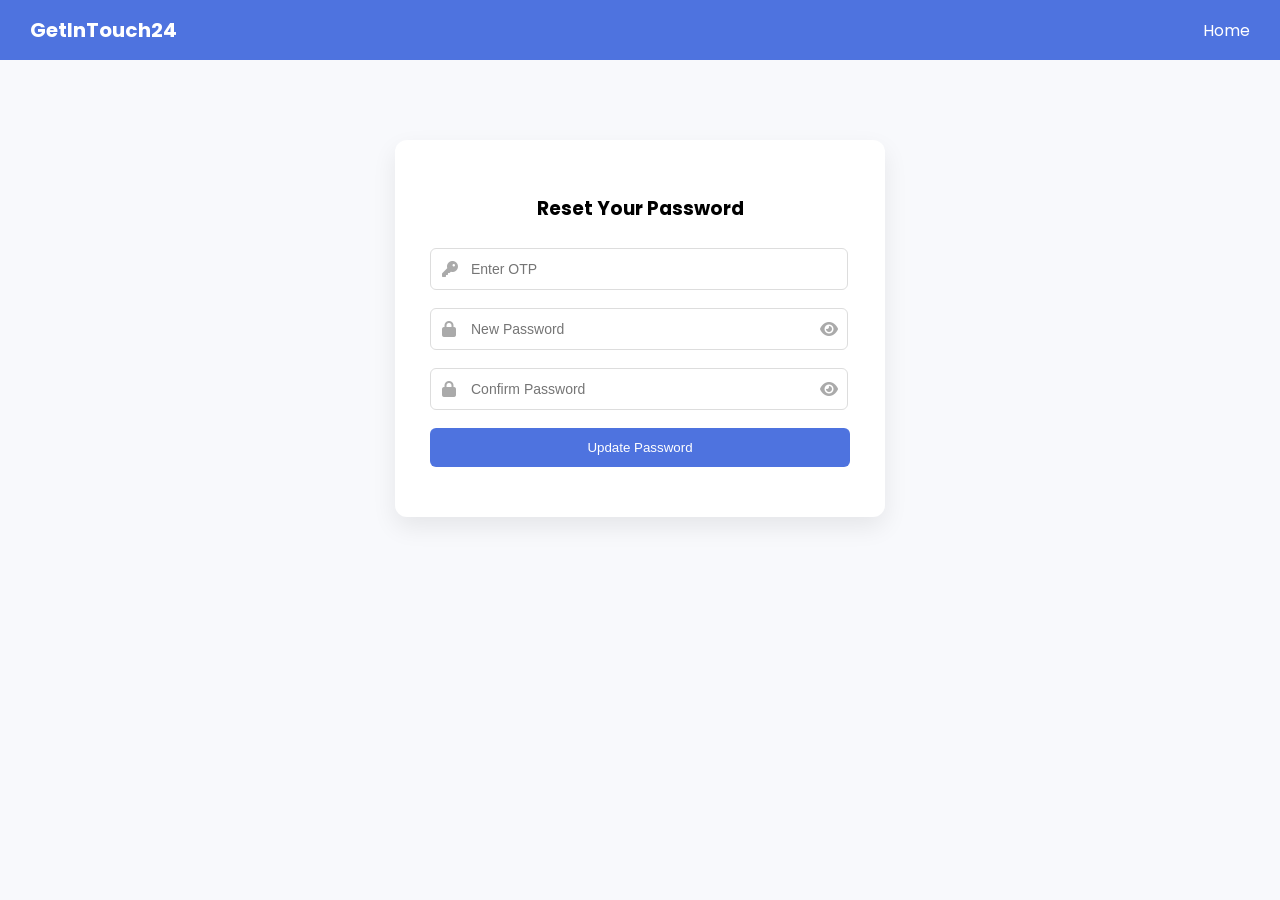
<file: reset-password.html>
<!DOCTYPE html>
<html lang="en">

<head>
    <meta charset="UTF-8">
    <title>Reset Password - GetInTouch24</title>
    <link rel="icon" type="image/png" href="/favicon.png">
    <meta name="viewport" content="width=device-width, initial-scale=1.0">

    <!--Same font as my site -->
    <link href="https://fonts.googleapis.com/css2?family=Poppins:wght@400;500;600&display=swap" rel="stylesheet">

    <link href="https://cdnjs.cloudflare.com/ajax/libs/font-awesome/6.5.0/css/all.min.css" rel="stylesheet">
    <link href="css/reset-password.css" rel="stylesheet">
    <script src="js/config.js"></script>
    <script src="js/loader.js"></script>
    <script src="js/common.js"></script>

</head>

<body>

    <!-- ===== NAVBAR ===== -->
    <div class="navbar">
        <h2>GetInTouch24</h2>
        <div>
            <a href="index.html" style="color:white; text-decoration:none;">Home</a>
        </div>
    </div>

    <!-- ===== RESET SECTION ===== -->
    <section class="auth-section">
        <div class="auth-box">
            <h3>Reset Your Password</h3>

            <form id="resetForm">

                <div class="input-group">
                    <i class="fa-solid fa-key"></i>
                    <input type="text" id="otp" placeholder="Enter OTP" required>
                </div>

                <div class="input-group">
                    <i class="fa-solid fa-lock"></i>
                    <input type="password" id="newPassword" placeholder="New Password" required>
                    <i class="fa-solid fa-eye toggle-password-icon" data-target="newPassword"></i>
                </div>

                <div class="input-group">
                    <i class="fa-solid fa-lock"></i>
                    <input type="password" id="confirmPassword" placeholder="Confirm Password" required>
                    <i class="fa-solid fa-eye toggle-password-icon" data-target="confirmPassword"></i>
                </div>

                <div class="error-msg" id="errorMsg"></div>

                <button type="submit" class="btn-primary">
                    Update Password
                </button>
            </form>

            <div class="success-msg" id="successMsg"></div>
        </div>
    </section>
</body>
<script src="js/reset-password.js"></script>

</html>
</file>
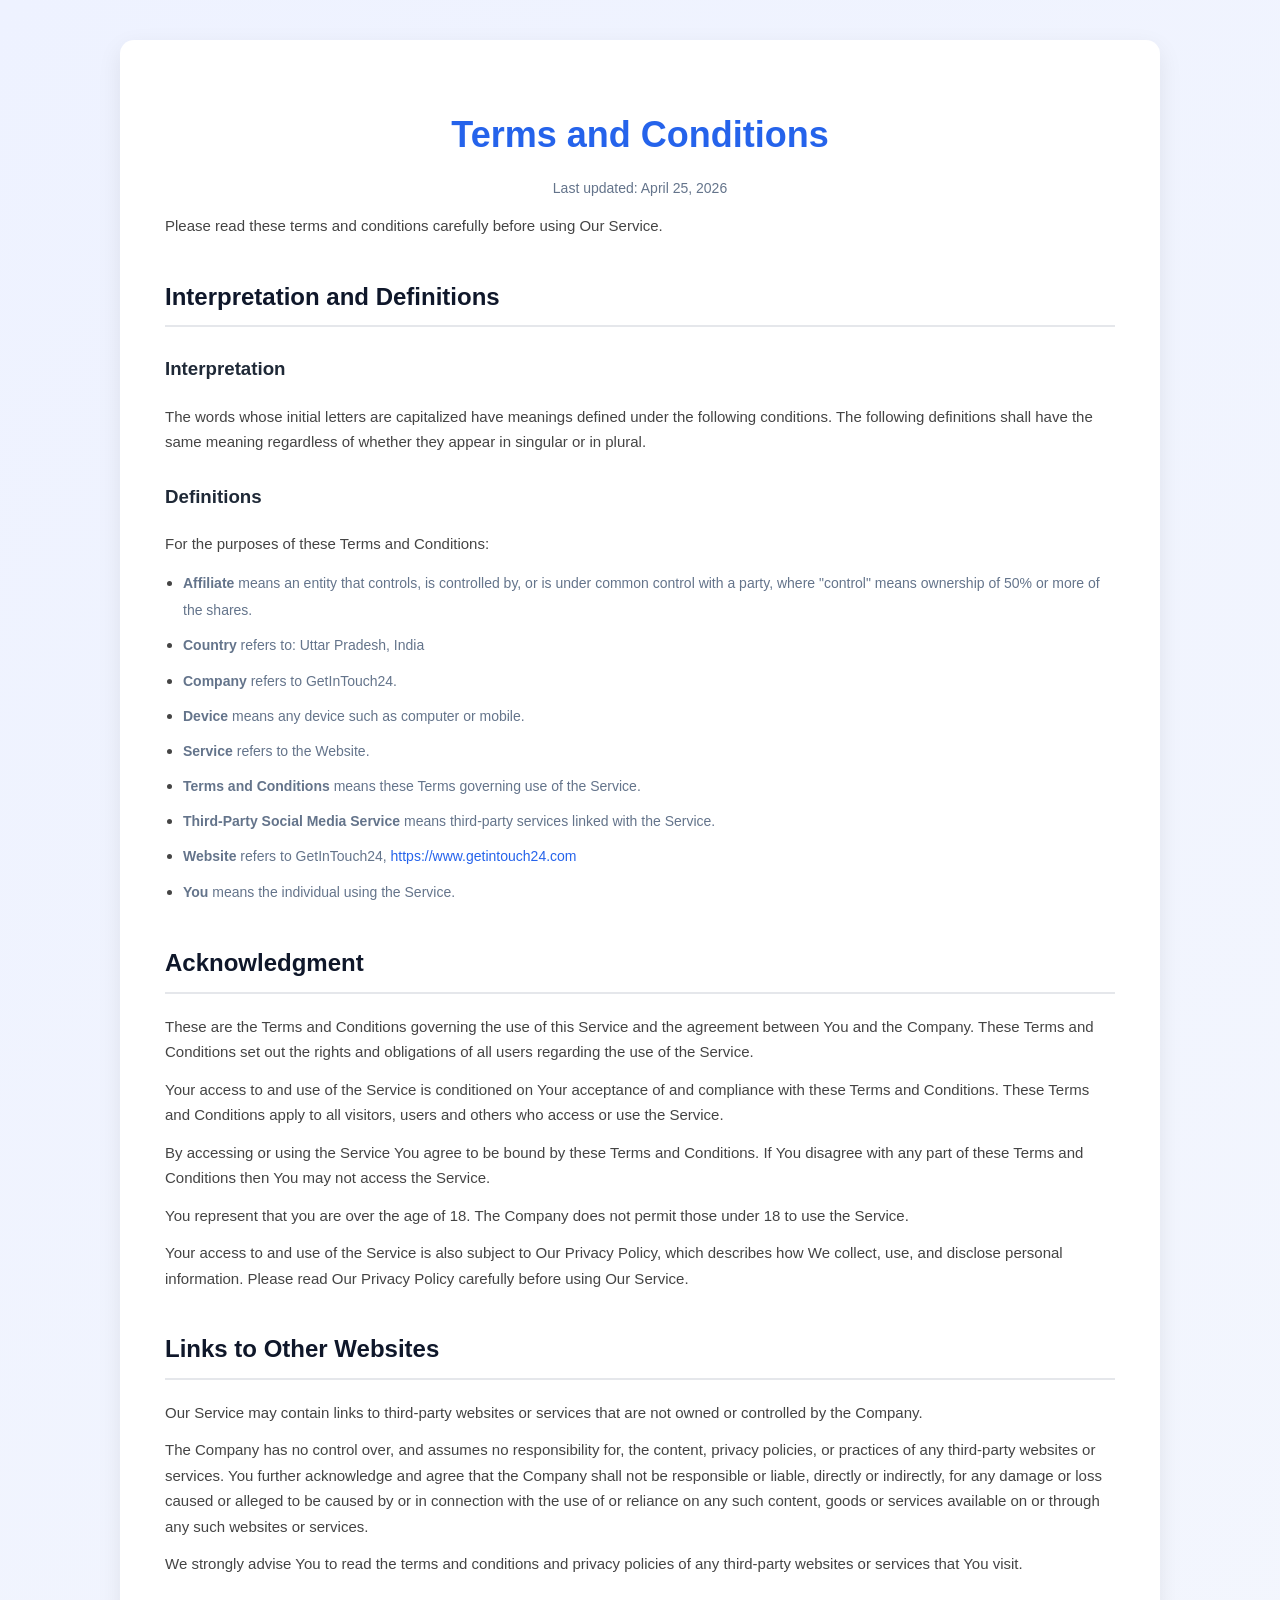
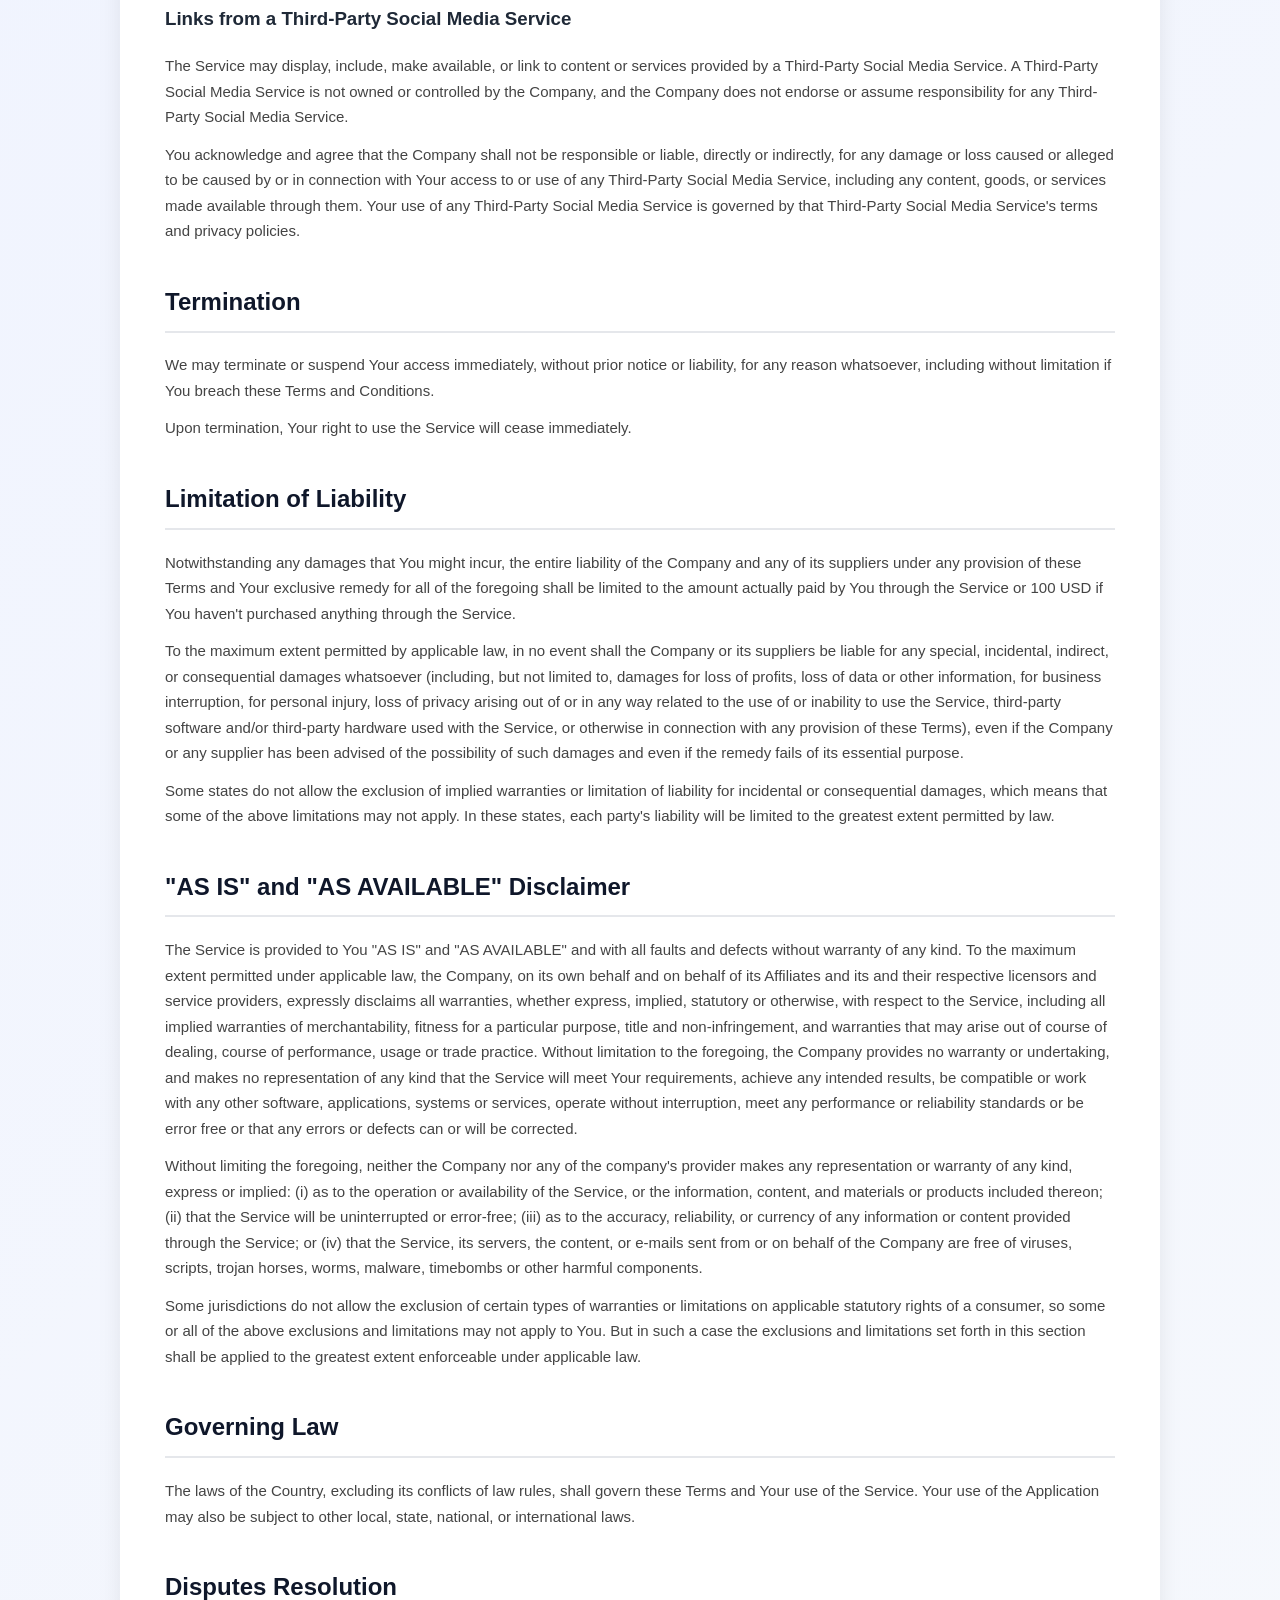
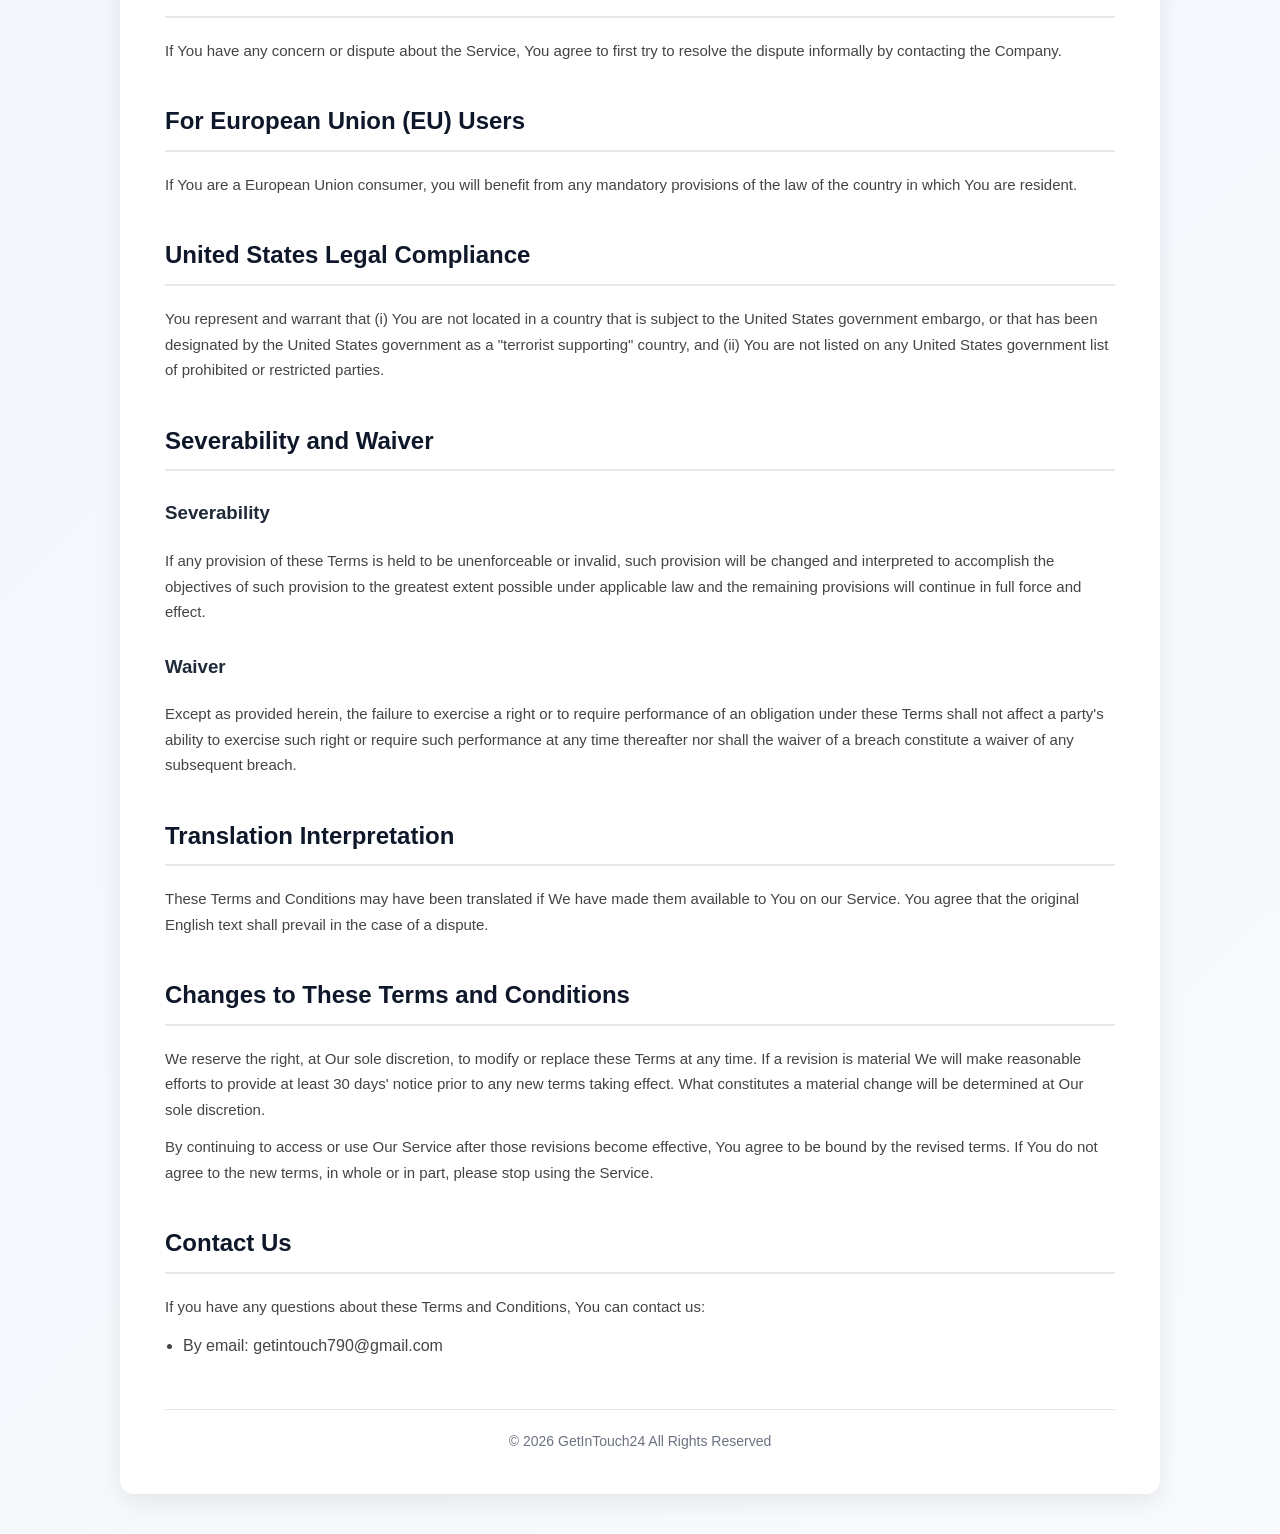
<file: TermsAndCondition.html>
<!DOCTYPE html>
<html lang="en">

<head>
    <meta charset="UTF-8">
    <title>Terms and Conditions | GetInTouch24</title>

    <style>
        /* ===== Background ===== */

        body {
            margin: 0;
            font-family: "Segoe UI", Arial, sans-serif;
            background: linear-gradient(135deg, #eef2ff, #f8fafc);
            line-height: 1.7;
            color: #444;
        }

        /* ===== Container ===== */

        .container {
            max-width: 950px;
            margin: 40px auto;
            padding: 40px 45px;
            background: #ffffff;
            border-radius: 14px;
            box-shadow: 0 8px 25px rgba(0, 0, 0, 0.08);
        }

        /* ===== Main Title (BLUE as requested) ===== */

        h1 {
            text-align: center;
            font-size: 36px;
            color: #2563eb;
            /* 🔵 Blue Header */
            margin-bottom: 6px;
        }

        /* ===== Section Headings ===== */

        h2 {
            margin-top: 38px;
            padding-bottom: 8px;
            border-bottom: 2px solid #e5e7eb;
            color: #0f172a;
        }

        h3 {
            margin-top: 26px;
            color: #1f2937;
        }

        /* ===== Text ===== */

        p {
            margin: 12px 0;
            font-size: 15px;
        }

        /* ===== LIST ALIGNMENT FIX ===== */

        ul {
            margin: 10px 0;
            padding-left: 18px;
        }

        li {
            margin-bottom: 8px;
        }

        /* Fix paragraph indentation inside bullets */

        li p {
            margin: 0;
            display: inline;
        }

        /* Nested lists */

        ul ul {
            padding-left: 18px;
        }

        /* ===== Links ===== */

        a {
            color: #2563eb;
            text-decoration: none;
        }

        a:hover {
            text-decoration: underline;
        }

        /* ===== Last Updated Styling ===== */

        p:first-of-type {
            text-align: center;
            font-size: 14px;
            color: #64748b;
        }

        /* ===== Footer ===== */

        .footer {
            margin-top: 50px;
            padding-top: 20px;
            border-top: 1px solid #e5e7eb;
            text-align: center;
            font-size: 14px;
            color: #6b7280;
        }

        /* ===== Mobile Responsive ===== */

        @media (max-width:768px) {

            .container {
                margin: 15px;
                padding: 22px;
            }

            h1 {
                font-size: 26px;
            }

        }
    </style>

</head>

<body>

    <div class="container">

        <!-- ===== ORIGINAL CONTENT START ===== -->

        <h1>Terms and Conditions</h1>

        <p>Last updated: April 25, 2026</p>

        <p>Please read these terms and conditions carefully before using Our Service.</p>

        <h2>Interpretation and Definitions</h2>

        <h3>Interpretation</h3>

        <p>The words whose initial letters are capitalized have meanings defined under the following conditions. The
            following definitions shall have the same meaning regardless of whether they appear in singular or in
            plural.</p>

        <h3>Definitions</h3>

        <p>For the purposes of these Terms and Conditions:</p>

        <ul>

            <li>
                <p><strong>Affiliate</strong> means an entity that controls, is controlled by, or is under common
                    control with a party, where "control" means ownership of 50% or more of the shares.</p>
            </li>

            <li>
                <p><strong>Country</strong> refers to: Uttar Pradesh, India</p>
            </li>

            <li>
                <p><strong>Company</strong> refers to GetInTouch24.</p>
            </li>

            <li>
                <p><strong>Device</strong> means any device such as computer or mobile.</p>
            </li>

            <li>
                <p><strong>Service</strong> refers to the Website.</p>
            </li>

            <li>
                <p><strong>Terms and Conditions</strong> means these Terms governing use of the Service.</p>
            </li>

            <li>
                <p><strong>Third-Party Social Media Service</strong> means third-party services linked with the Service.
                </p>
            </li>

            <li>
                <p><strong>Website</strong> refers to GetInTouch24,
                    <a href="https://www.getintouch24.com" target="_blank">
                        https://www.getintouch24.com
                    </a>
                </p>
            </li>

            <li>
                <p><strong>You</strong> means the individual using the Service.</p>
            </li>

        </ul>

        
        <h2>Acknowledgment</h2>
        <p>These are the Terms and Conditions governing the use of this Service and the agreement between You and the
            Company. These Terms and Conditions set out the rights and obligations of all users regarding the use of the
            Service.</p>
        <p>Your access to and use of the Service is conditioned on Your acceptance of and compliance with these Terms
            and Conditions. These Terms and Conditions apply to all visitors, users and others who access or use the
            Service.</p>
        <p>By accessing or using the Service You agree to be bound by these Terms and Conditions. If You disagree with
            any part of these Terms and Conditions then You may not access the Service.</p>
        <p>You represent that you are over the age of 18. The Company does not permit those under 18 to use the Service.
        </p>
        <p>Your access to and use of the Service is also subject to Our Privacy Policy, which describes how We collect,
            use, and disclose personal information. Please read Our Privacy Policy carefully before using Our Service.
        </p>
        <h2>Links to Other Websites</h2>
        <p>Our Service may contain links to third-party websites or services that are not owned or controlled by the
            Company.</p>
        <p>The Company has no control over, and assumes no responsibility for, the content, privacy policies, or
            practices of any third-party websites or services. You further acknowledge and agree that the Company shall
            not be responsible or liable, directly or indirectly, for any damage or loss caused or alleged to be caused
            by or in connection with the use of or reliance on any such content, goods or services available on or
            through any such websites or services.</p>
        <p>We strongly advise You to read the terms and conditions and privacy policies of any third-party websites or
            services that You visit.</p>
        <h3>Links from a Third-Party Social Media Service</h3>
        <p>The Service may display, include, make available, or link to content or services provided by a Third-Party
            Social Media Service. A Third-Party Social Media Service is not owned or controlled by the Company, and the
            Company does not endorse or assume responsibility for any Third-Party Social Media Service.</p>
        <p>You acknowledge and agree that the Company shall not be responsible or liable, directly or indirectly, for
            any damage or loss caused or alleged to be caused by or in connection with Your access to or use of any
            Third-Party Social Media Service, including any content, goods, or services made available through them.
            Your use of any Third-Party Social Media Service is governed by that Third-Party Social Media Service's
            terms and privacy policies.</p>
        <h2>Termination</h2>
        <p>We may terminate or suspend Your access immediately, without prior notice or liability, for any reason
            whatsoever, including without limitation if You breach these Terms and Conditions.</p>
        <p>Upon termination, Your right to use the Service will cease immediately.</p>
        <h2>Limitation of Liability</h2>
        <p>Notwithstanding any damages that You might incur, the entire liability of the Company and any of its
            suppliers under any provision of these Terms and Your exclusive remedy for all of the foregoing shall be
            limited to the amount actually paid by You through the Service or 100 USD if You haven't purchased anything
            through the Service.</p>
        <p>To the maximum extent permitted by applicable law, in no event shall the Company or its suppliers be liable
            for any special, incidental, indirect, or consequential damages whatsoever (including, but not limited to,
            damages for loss of profits, loss of data or other information, for business interruption, for personal
            injury, loss of privacy arising out of or in any way related to the use of or inability to use the Service,
            third-party software and/or third-party hardware used with the Service, or otherwise in connection with any
            provision of these Terms), even if the Company or any supplier has been advised of the possibility of such
            damages and even if the remedy fails of its essential purpose.</p>
        <p>Some states do not allow the exclusion of implied warranties or limitation of liability for incidental or
            consequential damages, which means that some of the above limitations may not apply. In these states, each
            party's liability will be limited to the greatest extent permitted by law.</p>
        <h2>&quot;AS IS&quot; and &quot;AS AVAILABLE&quot; Disclaimer</h2>
        <p>The Service is provided to You &quot;AS IS&quot; and &quot;AS AVAILABLE&quot; and with all faults and defects
            without warranty of any kind. To the maximum extent permitted under applicable law, the Company, on its own
            behalf and on behalf of its Affiliates and its and their respective licensors and service providers,
            expressly disclaims all warranties, whether express, implied, statutory or otherwise, with respect to the
            Service, including all implied warranties of merchantability, fitness for a particular purpose, title and
            non-infringement, and warranties that may arise out of course of dealing, course of performance, usage or
            trade practice. Without limitation to the foregoing, the Company provides no warranty or undertaking, and
            makes no representation of any kind that the Service will meet Your requirements, achieve any intended
            results, be compatible or work with any other software, applications, systems or services, operate without
            interruption, meet any performance or reliability standards or be error free or that any errors or defects
            can or will be corrected.</p>
        <p>Without limiting the foregoing, neither the Company nor any of the company's provider makes any
            representation or warranty of any kind, express or implied: (i) as to the operation or availability of the
            Service, or the information, content, and materials or products included thereon; (ii) that the Service will
            be uninterrupted or error-free; (iii) as to the accuracy, reliability, or currency of any information or
            content provided through the Service; or (iv) that the Service, its servers, the content, or e-mails sent
            from or on behalf of the Company are free of viruses, scripts, trojan horses, worms, malware, timebombs or
            other harmful components.</p>
        <p>Some jurisdictions do not allow the exclusion of certain types of warranties or limitations on applicable
            statutory rights of a consumer, so some or all of the above exclusions and limitations may not apply to You.
            But in such a case the exclusions and limitations set forth in this section shall be applied to the greatest
            extent enforceable under applicable law.</p>
        <h2>Governing Law</h2>
        <p>The laws of the Country, excluding its conflicts of law rules, shall govern these Terms and Your use of the
            Service. Your use of the Application may also be subject to other local, state, national, or international
            laws.</p>
        <h2>Disputes Resolution</h2>
        <p>If You have any concern or dispute about the Service, You agree to first try to resolve the dispute
            informally by contacting the Company.</p>
        <h2>For European Union (EU) Users</h2>
        <p>If You are a European Union consumer, you will benefit from any mandatory provisions of the law of the
            country in which You are resident.</p>
        <h2>United States Legal Compliance</h2>
        <p>You represent and warrant that (i) You are not located in a country that is subject to the United States
            government embargo, or that has been designated by the United States government as a &quot;terrorist
            supporting&quot; country, and (ii) You are not listed on any United States government list of prohibited or
            restricted parties.</p>
        <h2>Severability and Waiver</h2>
        <h3>Severability</h3>
        <p>If any provision of these Terms is held to be unenforceable or invalid, such provision will be changed and
            interpreted to accomplish the objectives of such provision to the greatest extent possible under applicable
            law and the remaining provisions will continue in full force and effect.</p>
        <h3>Waiver</h3>
        <p>Except as provided herein, the failure to exercise a right or to require performance of an obligation under
            these Terms shall not affect a party's ability to exercise such right or require such performance at any
            time thereafter nor shall the waiver of a breach constitute a waiver of any subsequent breach.</p>
        <h2>Translation Interpretation</h2>
        <p>These Terms and Conditions may have been translated if We have made them available to You on our Service.
            You agree that the original English text shall prevail in the case of a dispute.</p>
        <h2>Changes to These Terms and Conditions</h2>
        <p>We reserve the right, at Our sole discretion, to modify or replace these Terms at any time. If a revision is
            material We will make reasonable efforts to provide at least 30 days' notice prior to any new terms taking
            effect. What constitutes a material change will be determined at Our sole discretion.</p>
        <p>By continuing to access or use Our Service after those revisions become effective, You agree to be bound by
            the revised terms. If You do not agree to the new terms, in whole or in part, please stop using the Service.
        </p>

        </ul>
        <h2>Contact Us</h2>

        <p>If you have any questions about these Terms and Conditions, You can contact us:</p>

        <ul>
            <li>By email: getintouch790@gmail.com</li>
        </ul>

        <!-- ===== ORIGINAL CONTENT END ===== -->

        <div class="footer">

            © 2026 GetInTouch24
            All Rights Reserved

        </div>

    </div>
    <div id="footer"></div>

</body>

</html>
</file>
<file: css/base.css>
/* ========================= */
/* GLOBAL OVERFLOW FIX */
/* ========================= */
body {
    overflow-x: hidden;
}

/* ===== NAVBAR HEIGHT FIX ===== */

.navbar {
    padding-top: 8px !important;
    padding-bottom: 8px !important;
    min-height: 70px;
}

.navbar .container-fluid {
    padding-top: 0;
    padding-bottom: 0;
}

/* Extra safety for bootstrap rows */
.row {
    margin-left: 0 !important;
    margin-right: 0 !important;
}

/* ================= LOGO ================= */

/* ================= LOGO ================= */

.logo-box {
    background: transparent;
    padding: 0;
    border-radius: 50%;
    display: inline-flex;
    align-items: center;
    justify-content: center;
}

.site-logo {
    height: 76px;
    width: 76px;
    object-fit: cover;
    border-radius: 50%;
    border: 3px solid #fff;
    box-shadow: 0 4px 14px rgba(0, 0, 0, 0.35);
    background: #fff;
    display: block;
    transition: transform 0.3s ease;
}

.site-logo:hover {
    transform: scale(1.06);
}

/* Mobile */
@media (max-width: 576px) {
    .site-logo {
        height: 58px;
        width: 58px;
        border-width: 2px;
    }
}


/* Navbar + mobile menu: same font on every page */
.navbar,
#mobileMenu {
    font-family: 'Poppins', sans-serif;
}
/* Navbar Styling */
.nav {
    padding-left: 0;
    font-size: larger;
    font-weight: bold;
}
/* Navbar links bold (desktop + mobile) */
.navbar .nav .nav-link,
.navbar .nav .nav-link.dropdown-toggle,
#mobileMenu .nav .nav-link {
    font-weight: 700 !important;
}

/* Desktop dropdown hover */
@media (min-width: 992px) {
    .nav-item.dropdown:hover .dropdown-menu {
        display: block;
        /* hover pe open */
    }
}

/* Buttons styling */
.auth-btn-wrapper {
    display: flex;
    justify-content: flex-end;
    align-items: center;
    gap: 10px;
}

.auth-btn-wrapper .btn {
    width: auto;
    padding: 6px 14px;
    white-space: nowrap;
}

#userMenu a {
    text-decoration: none !important;
}

.navbar-toggler {
    border: none;
    box-shadow: none !important;
}

.nav-link {
    outline: none;
    /* default browser outline remove */
}

/* Heading css end */

/* marquee css start */
/* .inf {
    background-color: #f8f9fa;
    border-top: 1px solid green;
} */

/* main flex container */
.update-bar {
    display: flex;
    align-items: center;
    width: 100%;
    background-color: #f8f9fa;
    border-top: 1px solid black;
    border-bottom: 1px solid black;
}

/* left pill */
.lu {
    background-color: green;
    color: white;
    font-weight: bold;
    padding: 10px 10px;
    border-radius: 0 25px 25px 0;
    white-space: nowrap;
}

/* marquee area */
.mar {
    flex: 1;
    /* padding-left: 15px; */
    overflow: hidden;
}

.mar marquee {
    padding-top: 5px;
}

/* marquee css end */

/* Slideshow responsive */


.slider-img {
    width: 100%;
    height: auto;
    /* keep original ratio */
    max-height: 600px;
    /* desktop max */
    object-fit: contain;
    /* preserve image */
}

/* Mobile adjust */
@media (max-width: 768px) {
    .slider-img {
        max-height: 300px;
    }
}

.carousel-item {
    height: 70vh;
    min-height: 300px;
    max-height: 600px;
}

.carousel-item img {
    width: 100%;
    height: 100%;
    object-fit: contain;
}

@media (max-width:768px) {
    .carousel-item {
        height: 40vh;
    }
}


.why-us {
    position: relative;
    margin-top: 5vh;
    z-index: 2;
    background: white;
}

.why-heading {
    margin-bottom: 30px;
    font-weight: bold;
    text-align: center;
    font-family: 'Poppins', sans-serif;
}

.custom-card {
    width: 100%;
    /* responsive */
    height: 400px;
    /* fix height */
    border-radius: 12px;
    margin-bottom: 16px;

    transition: transform 0.3s ease, box-shadow 0.3s ease;
    cursor: pointer;
}

.custom-card:hover {
    transform: translateY(-10px);
    box-shadow: 0 18px 35px rgba(0, 0, 0, 0.18) !important;
}


.custom-img {
    height: 200px;
    object-fit: cover;
    /* image crop but clean */
}

@media(max-width:768px) {
    .custom-card {
        height: auto;
    }
}

.card-body h5 {
    text-align: center;
    margin-bottom: 20px;
}

.card-text {
    text-align: justify;
}


#userMenu {
    position: relative;
}

#userMenu .dropdown-menu {
    top: 100%;
    right: 0;
    left: auto;
}

@media (min-width: 992px) {
    #userMenu.dropdown:hover .dropdown-menu {
        display: block;
        /* hover pe open */
    }
}

/* ========================= */
/* QUICK QUIZZES SECTION */
/* ========================= */

.quick-quizzes {
    background: #f8f9fa;
}

.quick-quiz-card {
    border: none;
    border-radius: 16px;
    transition: 0.3s ease;
    overflow: hidden;
}

.quick-quiz-card:hover {
    transform: translateY(-5px);
}

.quiz-badge {
    font-size: 12px;
}

.quiz-info p {
    margin-bottom: 8px;
}


/* QUICK QUIZ SECTION */

.quick-quizzes {
    background: #f8f9fa;
}

.quick-quizzes .quiz-card {

    background: white;

    border-radius: 18px;

    padding: 25px;

    box-shadow:
        0 4px 14px rgba(0, 0, 0, 0.08);

    transition: 0.3s;

    position: relative;

    overflow: hidden;

    height: 100%;
}

.quick-quizzes .quiz-card:hover {

    transform: translateY(-5px);

    box-shadow:
        0 10px 22px rgba(0, 0, 0, 0.12);
}

.quick-quizzes .course-badge {

    display: inline-block;

    background: #0d6efd;

    color: white;

    padding: 6px 12px;

    border-radius: 30px;

    font-size: 13px;

    margin-bottom: 15px;
}

.quick-quizzes .quiz-card h3 {

    font-size: 22px;

    font-weight: 700;

    margin-bottom: 20px;
}

.quick-quizzes .quiz-card p {

    margin-bottom: 10px;

    color: #444;
}

.quick-quizzes .start-btn {

    width: 100%;

    border: none;

    background: #0d6efd;

    color: white;

    padding: 12px;

    border-radius: 10px;

    font-weight: 600;

    margin-top: 18px;

    transition: 0.3s;
}

.quick-quizzes .start-btn:hover {

    background: #0b5ed7;
}

/* ================= FOOTER ================= */

.site-footer {

    background:
        linear-gradient(135deg,
            #0d6efd,
            #001f54);

    color: white;

    margin-top: 70px;

    padding-top: 60px;

    border-top-left-radius: 35px;
    border-top-right-radius: 35px;

    overflow: hidden;

    position: relative;

}

/* GLOW EFFECT */

.site-footer::before {

    content: "";

    position: absolute;

    top: -120px;
    right: -120px;

    width: 300px;
    height: 300px;

    background:
        rgba(255, 255, 255, 0.08);

    border-radius: 50%;

}

.site-footer::after {

    content: "";

    position: absolute;

    bottom: -100px;
    left: -100px;

    width: 250px;
    height: 250px;

    background:
        rgba(255, 255, 255, 0.05);

    border-radius: 50%;

}

/* CONTENT */

.footer-content {

    position: relative;

    z-index: 2;

}

/* LOGO */

.footer-logo {
    width: 100px;
    height: 100px;
    object-fit: cover;
    border-radius: 50%;
    border: 3px solid #fff;
    margin-bottom: 18px;
    box-shadow: 0 5px 20px rgba(0, 0, 0, 0.3);
}

/* TITLE */

.footer-title {

    font-size: 30px;

    font-weight: bold;

    margin-bottom: 15px;

}

/* TEXT */

.footer-text {

    color: #dbe7ff;

    line-height: 1.8;

    font-size: 15px;

}

/* HEADINGS */

.footer-heading {

    font-size: 21px;

    font-weight: 700;

    margin-bottom: 22px;

    position: relative;

    display: inline-block;

}

.footer-heading::after {

    content: "";

    position: absolute;

    left: 0;
    bottom: -8px;

    width: 60%;

    height: 3px;

    border-radius: 20px;

    background: white;

}

/* LINKS */

.footer-links {

    list-style: none;

    padding: 0;

    margin: 0;

}

.footer-links li {

    margin-bottom: 13px;

}

.footer-links a {

    color: #e9f1ff;

    text-decoration: none;

    transition: 0.3s;

    font-size: 15px;

}

.footer-links a:hover {

    color: #ffd166;

    padding-left: 8px;

}

/* CONTACT */

.footer-contact p {

    margin-bottom: 14px;

    color: #e9f1ff;

    font-size: 15px;

    display: flex;
    align-items: flex-start;
    gap: 10px;

    word-break: break-word;
    overflow-wrap: anywhere;

}

.footer-contact i {

    color: #ffd166;

    margin-right: 0;
    margin-top: 3px;
    flex-shrink: 0;

}

/* SOCIAL */

.footer-social {

    margin-top: 25px;

}

.footer-social a {

    width: 42px;
    height: 42px;

    display: inline-flex;

    align-items: center;
    justify-content: center;

    border-radius: 50%;

    background:
        rgba(255, 255, 255, 0.15);

    color: white;

    text-decoration: none;

    margin-right: 10px;

    font-size: 18px;

    transition: 0.3s;

}

.footer-social a:hover {

    background: white;

    color: #0d6efd;

    transform:
        translateY(-5px) scale(1.08);

}

/* BOTTOM */

.footer-bottom {

    margin-top: 45px;

    padding: 18px;

    text-align: center;

    border-top:
        1px solid rgba(255, 255, 255, 0.2);

    color: #dce6ff;

    font-size: 14px;

    position: relative;

    z-index: 2;

}

/* MOBILE */

@media(max-width:768px) {

    .site-footer {

        text-align: center;

    }

    .footer-heading::after {

        left: 50%;

        transform: translateX(-50%);

    }

    .footer-social {

        display: flex;

        justify-content: center;

    }

}

/* WARNING MODAL */

.warning-overlay {

    position: fixed;
    inset: 0;
    background: rgba(0, 0, 0, 0.6);

    display: flex;
    justify-content: center;
    align-items: center;

    z-index: 99999;

    padding: 20px;
}

.warning-box {

    background: #fff;

    width: 100%;
    max-width: 420px;

    border-radius: 18px;

    padding: 30px 25px;

    text-align: center;

    animation: popupAnim 0.3s ease;

    box-shadow: 0 10px 35px rgba(0, 0, 0, 0.2);
}

.warning-icon {

    font-size: 55px;

    color: #ff9800;

    margin-bottom: 15px;
}

.warning-box h4 {

    font-weight: 700;

    margin-bottom: 12px;
}

.warning-box p {

    color: #555;

    line-height: 1.6;
}

.warning-buttons {

    margin-top: 20px;

    display: flex;

    gap: 10px;

    justify-content: center;
}

@keyframes popupAnim {

    from {

        transform: scale(0.8);
        opacity: 0;
    }

    to {

        transform: scale(1);
        opacity: 1;
    }
}

.marquee-wrapper {
    width: 100%;
    overflow: hidden;
    background:white;
    padding: 10px 0;
    white-space: nowrap;
    position: relative;
}

.marquee-content {

    display: inline-flex;

    align-items: center;

    white-space: nowrap;

    will-change: transform;

    transform: translate3d(0, 0, 0);

    backface-visibility: hidden;

    animation: marqueeMove 15s linear infinite;

    padding-left: 100%;
}



.marquee-content a {
    color: blue;
    font-weight: bold;
    text-decoration: underline;
    margin-left: 8px;
    pointer-events: auto;
    touch-action: manipulation;
    -webkit-tap-highlight-color: transparent;
}

@keyframes marqueeMove {

    from {
        transform: translateX(0);
    }

    to {
        transform: translateX(-100%);
    }
}

@media (max-width: 768px) {

    .marquee-content:hover {
        animation-play-state: running;
    }
}

@media (hover: hover) and (pointer: fine) {

    .marquee-content:hover {

        animation-play-state: paused;

    }

}

/* ================= GLOBAL LOADER ================= */

#globalLoader {

    position: fixed;

    top: 0;
    left: 0;

    width: 100%;
    height: 100%;

    background: rgba(255,255,255,0.9);

    display: flex;

    justify-content: center;
    align-items: center;

    z-index: 999999;

    transition: opacity 0.4s ease;

    /* 🔥 FIX: without this, the loader silently swallows clicks on
       whatever is underneath it (e.g. footer links) every time it
       fades in/out — which happens on EVERY fetch() call site-wide,
       since js/loader.js wraps window.fetch globally. The loader is
       purely visual; it should never block interaction with the page. */
    pointer-events: none;

}

/* SPINNER */

.loader-spinner {

    width: 65px;
    height: 65px;

    border: 6px solid #dbeafe;

    border-top: 6px solid #0d6efd;

    border-radius: 50%;

    animation:
        spinLoader 0.8s linear infinite;
}

/* ANIMATION */

@keyframes spinLoader {

    0% {

        transform: rotate(0deg);

    }

    100% {

        transform: rotate(360deg);

    }
}

/* ========================= */
/* DIRECTOR MESSAGE SECTION  */
/* base.css ke end mein paste karein */
/* ========================= */

.director-section {
    position: relative;
    padding: 80px 0;
    background: linear-gradient(135deg, #f4f8ff 0%, #ffffff 55%, #eaf1ff 100%);
    overflow: hidden;
}

.director-section::before {
    content: "";
    position: absolute;
    top: -120px;
    left: -120px;
    width: 320px;
    height: 320px;
    border-radius: 50%;
    background: rgba(13, 110, 253, 0.08);
}

.director-section::after {
    content: "";
    position: absolute;
    bottom: -140px;
    right: -100px;
    width: 340px;
    height: 340px;
    border-radius: 50%;
    background: rgba(13, 110, 253, 0.07);
}

.director-section .container {
    position: relative;
    z-index: 2;
}

/* ---------- PHOTO ---------- */

.director-photo-wrap {
    position: relative;
    max-width: 440px;
    margin: 0 auto;
}

/* offset gradient border behind photo */
.director-photo-wrap::before {
    content: "";
    position: absolute;
    top: 18px;
    left: -18px;
    right: 18px;
    bottom: -18px;
    border-radius: 28px;
    background: linear-gradient(135deg, #0d6efd, #001f54);
    z-index: 0;
}

.director-photo-frame {
    position: relative;
    z-index: 1;
    border-radius: 28px;
    overflow: hidden;
    border: 6px solid #fff;
    box-shadow: 0 18px 45px rgba(0, 31, 84, 0.28);
    background: #fff;
}

.director-photo {
    display: block;
    width: 100%;
    height: 540px;
    object-fit: cover;
    object-position: center 25%;
    transition: transform 0.6s ease;
}

.director-photo-frame:hover .director-photo {
    transform: scale(1.05);
}

.director-photo-badge {
    position: absolute;
    z-index: 2;
    right: -10px;
    bottom: 30px;
    background: #fff;
    color: #0d3b9c;
    font-weight: 700;
    font-size: 14px;
    padding: 10px 18px;
    border-radius: 30px;
    box-shadow: 0 8px 22px rgba(0, 0, 0, 0.2);
    display: flex;
    align-items: center;
    gap: 8px;
}

.director-photo-badge i {
    color: #ffb703;
}

/* ---------- CONTENT ---------- */

.director-content {
    background: #fff;
    border-radius: 26px;
    padding: 40px 42px;
    box-shadow: 0 14px 40px rgba(13, 110, 253, 0.12);
    border-top: 5px solid #0d6efd;
}

.director-tag {
    display: inline-block;
    background: rgba(13, 110, 253, 0.1);
    color: #0d6efd;
    font-weight: 600;
    font-size: 13px;
    padding: 6px 16px;
    border-radius: 30px;
    margin-bottom: 12px;
    letter-spacing: 0.5px;
}

.director-heading {
    font-family: 'Poppins', sans-serif;
    font-weight: 800;
    font-size: 32px;
    color: #001f54;
    margin-bottom: 20px;
    position: relative;
    display: inline-block;
}

.director-heading::after {
    content: "";
    display: block;
    width: 60%;
    height: 4px;
    border-radius: 20px;
    margin-top: 8px;
    background: linear-gradient(90deg, #0d6efd, #ffd166);
}

/* big bold quotation right under heading */
.director-quote {
    margin: 22px 0 24px;
    padding: 18px 22px;
    font-size: 22px;
    font-weight: 800;
    line-height: 1.5;
    color: #0d3b9c;
    background: linear-gradient(90deg, rgba(13, 110, 253, 0.08), transparent);
    border-left: 5px solid #0d6efd;
    border-radius: 0 14px 14px 0;
}

.director-text p {
    color: #444;
    font-size: 16px;
    line-height: 1.85;
    text-align: justify;
    margin-bottom: 14px;
}

.director-text .director-highlight {
    text-align: center;
    font-size: 18px;
    font-weight: 700;
    color: #0d6efd;
    font-style: italic;
    padding: 6px 0;
}

/* ---------- SIGNATURE BOX ---------- */

.director-sign-box {
    margin-top: 26px;
    padding-top: 22px;
    border-top: 1px dashed #b9cdf5;
    text-align: right;
}

.director-signature {
    width: 230px;
    max-width: 70%;
    height: auto;
    display: inline-block;
    margin-bottom: 4px;
}

.director-name {
    font-weight: 800;
    color: #001f54;
    margin: 4px 0 6px;
}

.director-qual,
.director-exp {
    margin: 0 0 4px;
    font-size: 14.5px;
    color: #555;
}

.director-qual i,
.director-exp i {
    color: #0d6efd;
    margin-right: 6px;
}

.director-exp {
    font-weight: 600;
    color: #0d3b9c;
}

/* ---------- MOBILE ---------- */

@media (max-width: 991px) {
    .director-section {
        padding: 55px 0;
    }

    .director-photo {
        height: 440px;
    }

    .director-content {
        padding: 28px 22px;
    }

    .director-heading {
        font-size: 26px;
    }

    .director-quote {
        font-size: 18px;
    }

    .director-sign-box {
        text-align: center;
    }

    .director-photo-badge {
        right: 10px;
    }
}
</file>
<file: css/auth.css>
/* Dark background when modal open */
.custom-modal {
    position: fixed;
    inset: 0;
    background: rgba(0, 0, 0, 0.6);
    display: none;
    align-items: center;
    justify-content: center;
    z-index: 1200;
    /* offcanvas se upar */
}

/* form box */
.custom-modal form {
    background: #fff;
    width: 90%;
    max-width: 500px;
    padding: 20px;
    border-radius: 10px;
}

.custom-modal input{
    pointer-events: auto;
}

/* offcanvas thoda neeche */
.offcanvas {
    z-index: 1100;
}

.head-form-1 {
    display: flex;
    align-items: center;
    justify-content: space-between;
}

.head-form-2 {
    display: flex;
    align-items: center;
    justify-content: space-between;
}

.divider {
    height: 2px;
    background: blue;
    border: none;
    margin-top: 5px;
}

.field {
    margin-top: 30px;
}

.input-icon {
    position: relative;
    width: 100%;
    margin-bottom: 20px;
}

.input-icon i {
    position: absolute;
    left: 12px;
    top: 15px;
    font-size: 16px;
    color: #6c757d;
    pointer-events: none;
}

.input-icon input {
    width: 100%;
    height: 42px;
    padding-left: 38px;
    padding-right: 38px;   
    border-radius: 6px;
    outline: none;
    border: 0;
    background-color: #dfe1e2;
}

.wn {
    color: #6c757d;
    margin: 2px 0 0;
    font-size: 13px;
}

.password-field {
    margin-bottom: 26px;
}

.submit {
    width: 100%;
    height: 39px;
    border-radius: 6px;
    border: 0;
    background-color: rgba(0, 0, 255, 0.781);
    color: white;
    font-weight: bold;
    cursor: pointer;
    transition: background-color 0.3s ease,
        box-shadow 0.3s ease,
        transform 0.2s ease;
}

.submit:hover {
    background-color: rgba(0, 0, 255, 0.95);
    /* thoda dark blue */
    box-shadow: 0 6px 15px rgba(0, 0, 255, 0.35);
    transform: translateY(-2px);
}


.direct-btn {
    margin-right: 20px;
}

  .google-btn {
    background: #ffffff;
    border: 1px solid #dadce0;
    color: #3c4043;
    font-weight: 500;
}

.google-btn:hover {
    background: #f8f9fa;
    border-color: #c6c6c6;
    color: #3c4043;
}


 .error-msg {
    color: #35dc5f;   /* bootstrap danger red */
    font-size: 13px;
    margin-left: 5px;
    display: block;
}

input.error {
    border: 1px solid #dc3545;
}

input.success {
    border: 1px solid #198754;
}


.error-msg {
    display: block;
    margin: 2px 0 0;     /* input ke bilkul niche */
    font-size: 13px;
    color: #dc3545;
    line-height: 1.2;
}

/* ================= SWITCH AUTH TEXT ================= */

.switch-auth-text {

    margin-top: 18px;

    text-align: center;

    font-size: 14px;

    color: #555;

}

.switch-auth-text a {

    color: #1f66d1;

    font-weight: 600;

    text-decoration: none;

    margin-left: 5px;

}

.switch-auth-text a:hover {

    text-decoration: underline;

}

/* ================= PASSWORD TOGGLE EYE ICON ================= */

.input-icon .toggle-password-icon {
    left: auto;
    right: 12px;
    top: 50%;
    transform: translateY(-50%);
    pointer-events: auto;
    cursor: pointer;
    color: #6c757d;
}

.input-icon .toggle-password-icon:hover {
    color: #343a40;
}
</file>
<file: css/live-quiz.css>
body {
    margin: 0;
    font-family: 'Poppins', sans-serif;
    background: #f4f6f9;
}

/* ================= HERO ================= */

.hero {
    background: linear-gradient(135deg, #1e73e8, #2c5cc5);
    padding: 30px 20px 90px;
    text-align: center;
    color: white;
}

.hero h1 {
    margin: 0;
    font-size: 40px;
    font-weight: 700;
}

.hero h6 {
    margin-top: 12px;
    font-size: 16px;
    opacity: 0.9;
    font-weight: 400;
}

.card-section {
    margin-top: -80px;
    padding: 0 5% 60px;
    max-width: 1200px;
    margin-left: auto;
    margin-right: auto;
}

/* ================= BREADCRUMB + STAGE HEADING ================= */

.browse-topbar {
    background: white;
    border-radius: 14px;
    padding: 18px 24px;
    margin-bottom: 25px;
    box-shadow: 0 8px 20px rgba(0, 0, 0, 0.06);
}

.browse-breadcrumb {
    font-size: 14px;
    color: #667;
    margin-bottom: 6px;
    display: flex;
    flex-wrap: wrap;
    align-items: center;
    row-gap: 4px;
}

.browse-breadcrumb .crumb {
    cursor: pointer;
    color: #1e73e8;
    font-weight: 500;
}

.browse-breadcrumb .crumb:hover {
    text-decoration: underline;
}

.browse-breadcrumb .crumb.active {
    color: #333;
    cursor: default;
    font-weight: 600;
}

.browse-breadcrumb .crumb.active:hover {
    text-decoration: none;
}

.browse-breadcrumb .crumb-sep {
    color: #bbb;
    font-size: 11px;
    margin: 0 4px;
}

.stage-heading {
    margin: 0;
    font-size: 22px;
    font-weight: 700;
    color: #1a2b4c;
}

/* ================= GRID ================= */

.quiz-container {
    display: flex;
    flex-wrap: wrap;
    justify-content: center;
    gap: 35px;
}

.quiz-container.browse-grid {
    display: grid;
    grid-template-columns: repeat(auto-fill, minmax(260px, 1fr));
    gap: 24px;
    justify-content: initial;
}

.empty-msg {
    width: 100%;
    text-align: center;
    color: #777;
    font-size: 16px;
    padding: 40px 0;
}

/* ================= BROWSE CARDS (Course / Paper / Chapter) ================= */

.browse-card {
    background: white;
    border-radius: 16px;
    overflow: hidden;
    box-shadow: 0 8px 20px rgba(0, 0, 0, 0.08);
    cursor: pointer;
    transition: all 0.3s ease;
    display: flex;
    flex-direction: column;
}

.browse-card:hover {
    transform: translateY(-8px);
    box-shadow: 0 15px 35px rgba(0, 0, 0, 0.15);
}

.browse-thumb-wrap {
    width: 100%;
    height: 170px;
    overflow: hidden;
    background: #e8f0ff;
    display: flex;
    align-items: center;
    justify-content: center;
    padding: 12px;
}

.browse-thumb {
    max-width: 100%;
    max-height: 100%;
    width: auto;
    height: auto;
    object-fit: contain;
    display: block;
}

.browse-card-body {
    padding: 18px 20px 22px;
}

.browse-card-body h3 {
    margin: 0 0 8px;
    font-size: 19px;
    font-weight: 600;
    color: #1e73e8;
}

.browse-subtitle {
    font-size: 13px;
    color: #666;
    margin: 0 0 14px;
    display: -webkit-box;
    -webkit-line-clamp: 2;
    line-clamp: 2;
    -webkit-box-orient: vertical;
    overflow: hidden;
}

.browse-btn {
    width: 100%;
    border: none;
    background: #eaf1ff;
    color: #1e73e8;
    padding: 10px;
    border-radius: 8px;
    font-weight: 600;
    display: flex;
    align-items: center;
    justify-content: center;
    gap: 8px;
    transition: all 0.3s ease;
    pointer-events: none;
}

.browse-card:hover .browse-btn {
    background: #1e73e8;
    color: white;
}

/* ================= QUIZ CARD (final level) ================= */

.quiz-card {
    width: 320px;
    background: #ffffff;
    border-radius: 16px;
    padding: 25px;
    box-shadow: 0 12px 25px rgba(0, 0, 0, 0.08);
    transition: transform 0.3s ease, box-shadow 0.3s ease;
    position: relative;
    display: flex;
    flex-direction: column;
    will-change: transform;
}

.quiz-card:hover {
    transform: translateY(-8px);
    box-shadow: 0 15px 35px rgba(0, 0, 0, 0.15);
}

/* Ribbon */
.ribbon {
    position: absolute;
    top: 20px;
    right: -45px;
    background: #e63946;
    color: white;
    padding: 6px 50px;
    transform: rotate(45deg);
    font-size: 12px;
    font-weight: bold;
}

.quiz-card h3 {
    margin: 10px 0;
    font-size: 17px;
    font-weight: 600;
    color: #1e73e8;
}

.quiz-card p {
    margin: 6px 0;
    font-size: 14px;
    color: #444;
}

/* Status */
.status {
    padding: 6px 12px;
    border-radius: 20px;
    font-size: 12px;
    font-weight: bold;
    width: fit-content;
    margin-bottom: 10px;
}

.status.upcoming {
    background: #fff3cd;
    color: #856404;
}

.status.live {
    background: #d4edda;
    color: #155724;
}

.status.ended {
    background: #f8d7da;
    color: #721c24;
}

/* Button */
.quiz-card button {
    margin-top: auto;
    padding: 12px;
    border-radius: 8px;
    border: 2px solid transparent;
    font-weight: 600;
    cursor: pointer;
    transition: background-color 0.3s ease, border-color 0.3s ease;
}

.quiz-card button.active-btn {
    background: #1e73e8;
    color: white;
}

.quiz-card button.active-btn:hover {
    background: #155bb5;
    border-color: #155bb5;
}

.quiz-card button.disabled-btn {
    background: #ccc;
    color: #666;
    cursor: not-allowed;
}

.course-badge {
    display: inline-block;
    background: #1e73e8;
    color: #ffffff;
    font-size: 16px;
    padding: 5px 12px;
    border-radius: 20px;
    font-weight: 600;
    margin: 10px 0;
}

/* ================= RESPONSIVE ================= */

@media (max-width: 991px) {
    .card-section {
        margin-top: -60px;
    }
}

@media (max-width: 768px) {
    .hero {
        padding: 25px 16px 70px;
    }

    .hero h1 {
        font-size: 30px;
    }

    .hero h6 {
        font-size: 14px;
    }

    .card-section {
        padding: 0 16px 50px;
    }

    .quiz-container.browse-grid {
        grid-template-columns: repeat(auto-fill, minmax(220px, 1fr));
        gap: 18px;
    }

    .browse-thumb-wrap {
        height: 140px;
    }

    .quiz-container {
        gap: 20px;
    }
}

@media (max-width: 600px) {
    .hero h1 {
        font-size: 24px;
    }

    .browse-topbar {
        padding: 12px 14px;
    }

    .stage-heading {
        font-size: 17px;
    }

    .quiz-card {
        width: 100%;
    }
}

@media (max-width: 480px) {
    .card-section {
        margin-top: -45px;
        padding: 0 10px 40px;
    }

    .quiz-container.browse-grid {
        grid-template-columns: 1fr;
        gap: 16px;
    }

    .browse-thumb-wrap {
        height: 160px;
    }

    .quiz-card {
        padding: 20px;
    }
}
</file>
<file: css/notes.css>
* {
    box-sizing: border-box;
}

body {
    margin: 0;
    font-family: 'Poppins', sans-serif;
    background: #f4f6fb;
}

/* ================= HEADER ================= */
.notes-header {
    background: linear-gradient(90deg, #1f66d1, #1a4fb5);
    color: white;
    text-align: center;
    padding: 30px 20px 80px;
}

.notes-header h1 {
    margin: 0;
    font-size: 36px;
    font-weight: 700;
}

.notes-header h6 {
    margin-top: 10px;
    font-size: 16px;
    opacity: 0.9;
    font-weight: 400;
}

/* ================= WRAPPER ================= */
.notes-wrapper {
    max-width: 1200px;
    margin: -50px auto 60px;
    padding: 0 20px;
}

/* ================= BREADCRUMB + STAGE HEADING ================= */
.browse-topbar {
    background: white;
    border-radius: 14px;
    padding: 18px 24px;
    margin-bottom: 25px;
    box-shadow: 0 8px 20px rgba(0, 0, 0, 0.06);
}

.browse-breadcrumb {
    font-size: 14px;
    color: #667;
    margin-bottom: 6px;
    display: flex;
    flex-wrap: wrap;
    align-items: center;
    row-gap: 4px;
}

.browse-breadcrumb .crumb {
    cursor: pointer;
    color: #1f66d1;
    font-weight: 500;
}

.browse-breadcrumb .crumb:hover {
    text-decoration: underline;
}

.browse-breadcrumb .crumb.active {
    color: #333;
    cursor: default;
    font-weight: 600;
}

.browse-breadcrumb .crumb.active:hover {
    text-decoration: none;
}

.browse-breadcrumb .crumb-sep {
    color: #bbb;
    font-size: 11px;
    margin: 0 4px;
}

.stage-heading {
    margin: 0;
    font-size: 22px;
    font-weight: 700;
    color: #1a2b4c;
}

/* ================= GRID ================= */
.grid-container {
    display: grid;
    grid-template-columns: repeat(auto-fill, minmax(260px, 1fr));
    gap: 24px;
}

.empty-msg {
    grid-column: 1 / -1;
    text-align: center;
    color: #777;
    font-size: 16px;
    padding: 40px 0;
}

/* ================= BROWSE CARDS (Course / Paper) ================= */
.browse-card {
    background: white;
    border-radius: 16px;
    overflow: hidden;
    box-shadow: 0 8px 20px rgba(0, 0, 0, 0.08);
    cursor: pointer;
    transition: all 0.3s ease;
    display: flex;
    flex-direction: column;
}

.browse-card:hover {
    transform: translateY(-8px);
    box-shadow: 0 15px 35px rgba(0, 0, 0, 0.15);
}

.browse-thumb-wrap {
    width: 100%;
    height: 170px;
    overflow: hidden;
    background: #e8f0ff;
    display: flex;
    align-items: center;
    justify-content: center;
    padding: 12px;
}

.browse-thumb {
    max-width: 100%;
    max-height: 100%;
    width: auto;
    height: auto;
    object-fit: contain;
    display: block;
}

.browse-card-body {
    padding: 18px 20px 22px;
}

.browse-card-body h3 {
    margin: 0 0 8px;
    font-size: 19px;
    font-weight: 600;
    color: #1f66d1;
}

.browse-subtitle {
    font-size: 13px;
    color: #666;
    margin: 0 0 14px;
    display: -webkit-box;
    -webkit-line-clamp: 2;
    line-clamp: 2;
    -webkit-box-orient: vertical;
    overflow: hidden;
}

.browse-btn {
    width: 100%;
    border: none;
    background: #eaf1ff;
    color: #1f66d1;
    padding: 10px;
    border-radius: 8px;
    font-weight: 600;
    display: flex;
    align-items: center;
    justify-content: center;
    gap: 8px;
    transition: all 0.3s ease;
    pointer-events: none;
}

.browse-card:hover .browse-btn {
    background: #1f66d1;
    color: white;
}

/* ================= NOTE CARD (final stage) ================= */
.note-card {
    background: white;
    border-radius: 18px;
    overflow: hidden;
    box-shadow: 0 8px 25px rgba(0, 0, 0, 0.08);
    transition: all .3s ease;
    padding: 20px;
}

.note-card:hover {
    transform: translateY(-8px);
    box-shadow: 0 12px 35px rgba(0, 0, 0, 0.15);
}

.note-card h3 {
    margin: 0 0 10px;
    color: #1f66d1;
    font-size: 35px;
}

.note-card p {
    margin: 4px 0;
    font-size: 14px;
    color: #444;
}

.card-thumb {
    width: 100%;
    height: 200px;
    object-fit: contain;
    background: #e8f0ff;
    border-radius: 12px;
    display: block;
    margin-bottom: 15px;
    padding: 10px;
}

/* BUTTONS */
.note-card .btn {
    width: 100%;
    padding: 12px;
    margin-top: 15px;
    border: none;
    border-radius: 6px;
    cursor: pointer;
    font-weight: 600;
}

.note-card .buy {
    background: linear-gradient(135deg, #2563eb, #1d4ed8);
    color: white;
}

.note-card .open {
    background: linear-gradient(135deg, #16a34a, #15803d);
    color: white;
}

/* ================= RESPONSIVE ================= */
@media (max-width: 991px) {
    .notes-wrapper {
        margin-top: -40px;
    }
}

@media (max-width: 768px) {
    .notes-header {
        padding: 25px 16px 70px;
    }

    .notes-header h1 {
        font-size: 28px;
    }

    .notes-header h6 {
        font-size: 14px;
    }

    .notes-wrapper {
        padding: 0 14px;
    }

    .grid-container {
        grid-template-columns: repeat(auto-fill, minmax(220px, 1fr));
        gap: 18px;
    }

    .browse-thumb-wrap {
        height: 140px;
    }
}

@media (max-width: 480px) {
    .notes-header h1 {
        font-size: 22px;
    }

    .notes-wrapper {
        margin-top: -35px;
        padding: 0 10px;
    }

    .browse-topbar {
        padding: 12px 14px;
    }

    .stage-heading {
        font-size: 17px;
    }

    .grid-container {
        grid-template-columns: 1fr;
        gap: 16px;
    }

    .browse-thumb-wrap {
        height: 160px;
    }
}
</file>
<file: css/payment.css>
body {
    margin: 0;
    height: 100vh;
    display: flex;
    justify-content: center;
    align-items: center;
    font-family: Arial, sans-serif;
    background: #f4f6f9;
}

.payment-box {
    background: white;
    padding: 30px;
    border-radius: 12px;
    box-shadow: 0 5px 15px rgba(0,0,0,.1);
    text-align: center;
}
</file>
<file: css/practice-quiz.css>
* {
    box-sizing: border-box;
}

body {
    margin: 0;
    font-family: 'Poppins', sans-serif;
    background: #f4f6fb;
}

/* ================= HEADER ================= */

.practice-header {
    background: linear-gradient(90deg, #1f66d1, #1a4fb5);
    color: white;
    text-align: center;
    padding: 30px 20px 90px;
}

.practice-header h1 {
    margin: 0;
    font-size: 36px;
    font-weight: 700;
}

.practice-header h6 {
    margin-top: 10px;
    font-size: 16px;
    opacity: 0.9;
    font-weight: 400;
}

/* ================= WRAPPER ================= */

.quiz-wrapper {
    max-width: 1200px;
    margin: -50px auto 60px;
    padding: 0 20px;
}

/* ================= BREADCRUMB + STAGE HEADING ================= */

.browse-topbar {
    background: white;
    border-radius: 14px;
    padding: 18px 24px;
    margin-bottom: 25px;
    box-shadow: 0 8px 20px rgba(0, 0, 0, 0.06);
}

.browse-breadcrumb {
    font-size: 14px;
    color: #667;
    margin-bottom: 6px;
    display: flex;
    flex-wrap: wrap;
    align-items: center;
    row-gap: 4px;
}

.browse-breadcrumb .crumb {
    cursor: pointer;
    color: #1f66d1;
    font-weight: 500;
}

.browse-breadcrumb .crumb:hover {
    text-decoration: underline;
}

.browse-breadcrumb .crumb.active {
    color: #333;
    cursor: default;
    font-weight: 600;
}

.browse-breadcrumb .crumb.active:hover {
    text-decoration: none;
}

.browse-breadcrumb .crumb-sep {
    color: #bbb;
    font-size: 11px;
    margin: 0 4px;
}

.stage-heading {
    margin: 0;
    font-size: 22px;
    font-weight: 700;
    color: #1a2b4c;
}

/* ================= GRID ================= */

.quiz-container {
    display: grid;
    grid-template-columns: repeat(auto-fill, minmax(260px, 1fr));
    gap: 24px;
}

.empty-msg {
    grid-column: 1 / -1;
    text-align: center;
    color: #777;
    font-size: 16px;
    padding: 40px 0;
}

/* ================= BROWSE CARDS (Course / Paper / Chapter) ================= */

.browse-card {
    background: white;
    border-radius: 16px;
    overflow: hidden;
    box-shadow: 0 8px 20px rgba(0, 0, 0, 0.08);
    cursor: pointer;
    transition: all 0.3s ease;
    display: flex;
    flex-direction: column;
}

.browse-card:hover {
    transform: translateY(-8px);
    box-shadow: 0 15px 35px rgba(0, 0, 0, 0.15);
}

.browse-thumb-wrap {
    width: 100%;
    height: 170px;
    overflow: hidden;
    background: #e8f0ff;
    display: flex;
    align-items: center;
    justify-content: center;
    padding: 12px;
}

.browse-thumb {
    max-width: 100%;
    max-height: 100%;
    width: auto;
    height: auto;
    object-fit: contain;
    display: block;
}

.browse-card-body {
    padding: 18px 20px 22px;
}

.browse-card-body h3 {
    margin: 0 0 8px;
    font-size: 19px;
    font-weight: 600;
    color: #1f66d1;
}

.browse-subtitle {
    font-size: 13px;
    color: #666;
    margin: 0 0 14px;
    display: -webkit-box;
    -webkit-line-clamp: 2;
    line-clamp: 2;
    -webkit-box-orient: vertical;
    overflow: hidden;
}

.browse-btn {
    width: 100%;
    border: none;
    background: #eaf1ff;
    color: #1f66d1;
    padding: 10px;
    border-radius: 8px;
    font-weight: 600;
    display: flex;
    align-items: center;
    justify-content: center;
    gap: 8px;
    transition: all 0.3s ease;
    pointer-events: none;
}

.browse-card:hover .browse-btn {
    background: #1f66d1;
    color: white;
}

/* ================= QUIZ CARD (final level) ================= */

.quiz-card {
    background: white;
    border-radius: 12px;
    padding: 25px;
    box-shadow: 0 8px 20px rgba(0, 0, 0, 0.08);
    display: flex;
    flex-direction: column;
    transition: all 0.3s ease;
    position: relative;
    overflow: hidden;
    border-top: 4px solid #1f66d1;
}

.quiz-card:hover {
    transform: translateY(-8px);
    box-shadow: 0 15px 35px rgba(0, 0, 0, 0.15);
}

.quiz-card h3 {
    margin: 0 0 12px;
    font-size: 17px;
    font-weight: 600;
    color: #1f66d1;
}

.quiz-card p {
    margin: 6px 0;
    font-size: 14px;
    color: #444;
}

.quiz-card .course-badge {
    display: inline-block;
    background: #1f66d1;
    color: #ffffff;
    font-size: 16px;
    padding: 5px 12px;
    border-radius: 20px;
    margin-bottom: 10px;
    font-weight: 600;
}

.quiz-card button {
    margin-top: 20px;
    padding: 12px;
    border: none;
    border-radius: 6px;
    background: #1f66d1;
    color: white;
    font-weight: 500;
    cursor: pointer;
    transition: all 0.3s ease;
}

.quiz-card button:hover {
    background: #1449a5;
    transform: scale(1.03);
}

/* ================= RESPONSIVE ================= */

/* ================= RESPONSIVE ================= */

@media (max-width: 991px) {
    .quiz-wrapper {
        margin-top: -40px;
    }
}

@media (max-width: 768px) {
    .practice-header {
        padding: 25px 16px 80px;
    }

    .practice-header h1 {
        font-size: 28px;
    }

    .practice-header h6 {
        font-size: 14px;
    }

    .quiz-wrapper {
        padding: 0 14px;
    }

    .quiz-container {
        grid-template-columns: repeat(auto-fill, minmax(220px, 1fr));
        gap: 18px;
    }

    .browse-thumb-wrap {
        height: 140px;
    }
}

@media (max-width: 480px) {
    .practice-header h1 {
        font-size: 22px;
    }

    .quiz-wrapper {
        margin-top: -35px;
        padding: 0 10px;
    }

    .browse-topbar {
        padding: 12px 14px;
    }

    .stage-heading {
        font-size: 17px;
    }

    .quiz-container {
        grid-template-columns: 1fr;
        gap: 16px;
    }

    .browse-thumb-wrap {
        height: 160px;
    }

    .quiz-card,
    .browse-card {
        padding-left: 0;
        padding-right: 0;
    }

    .quiz-card {
        padding: 20px;
    }
}
</file>
